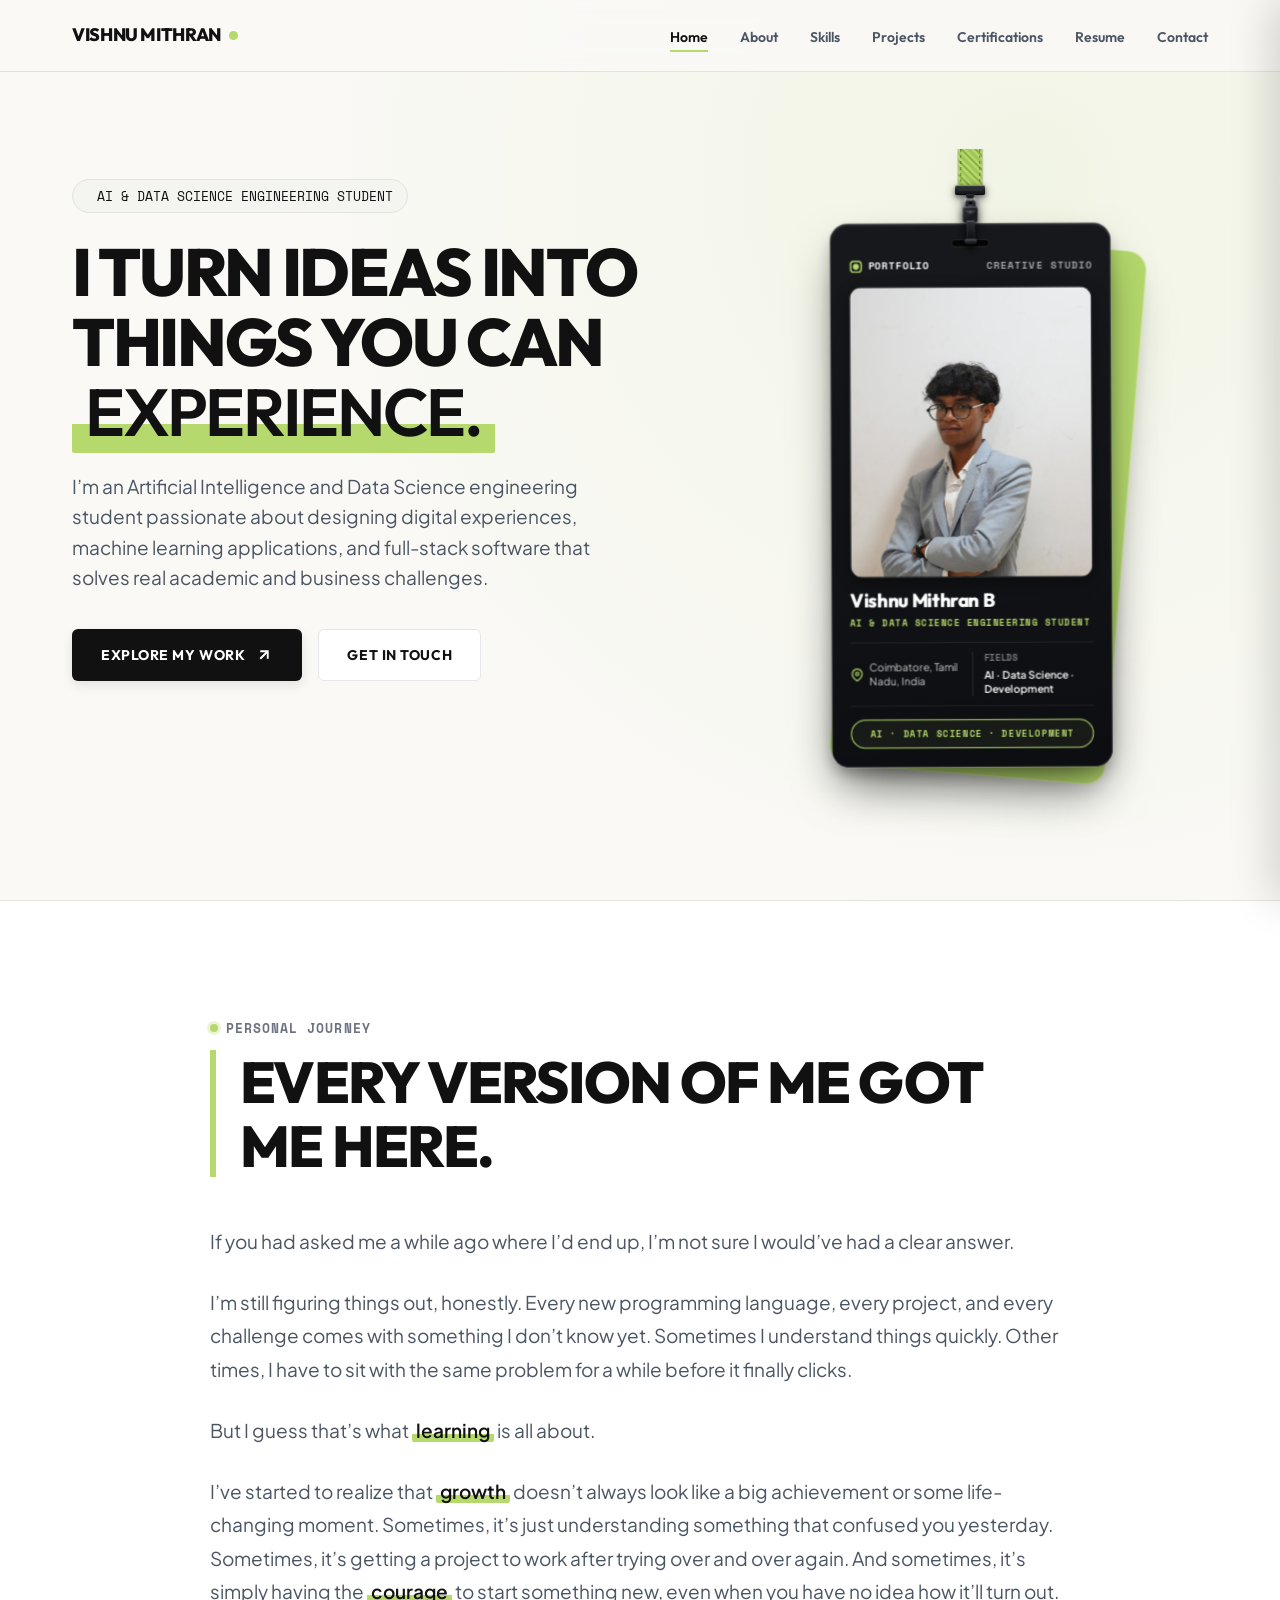
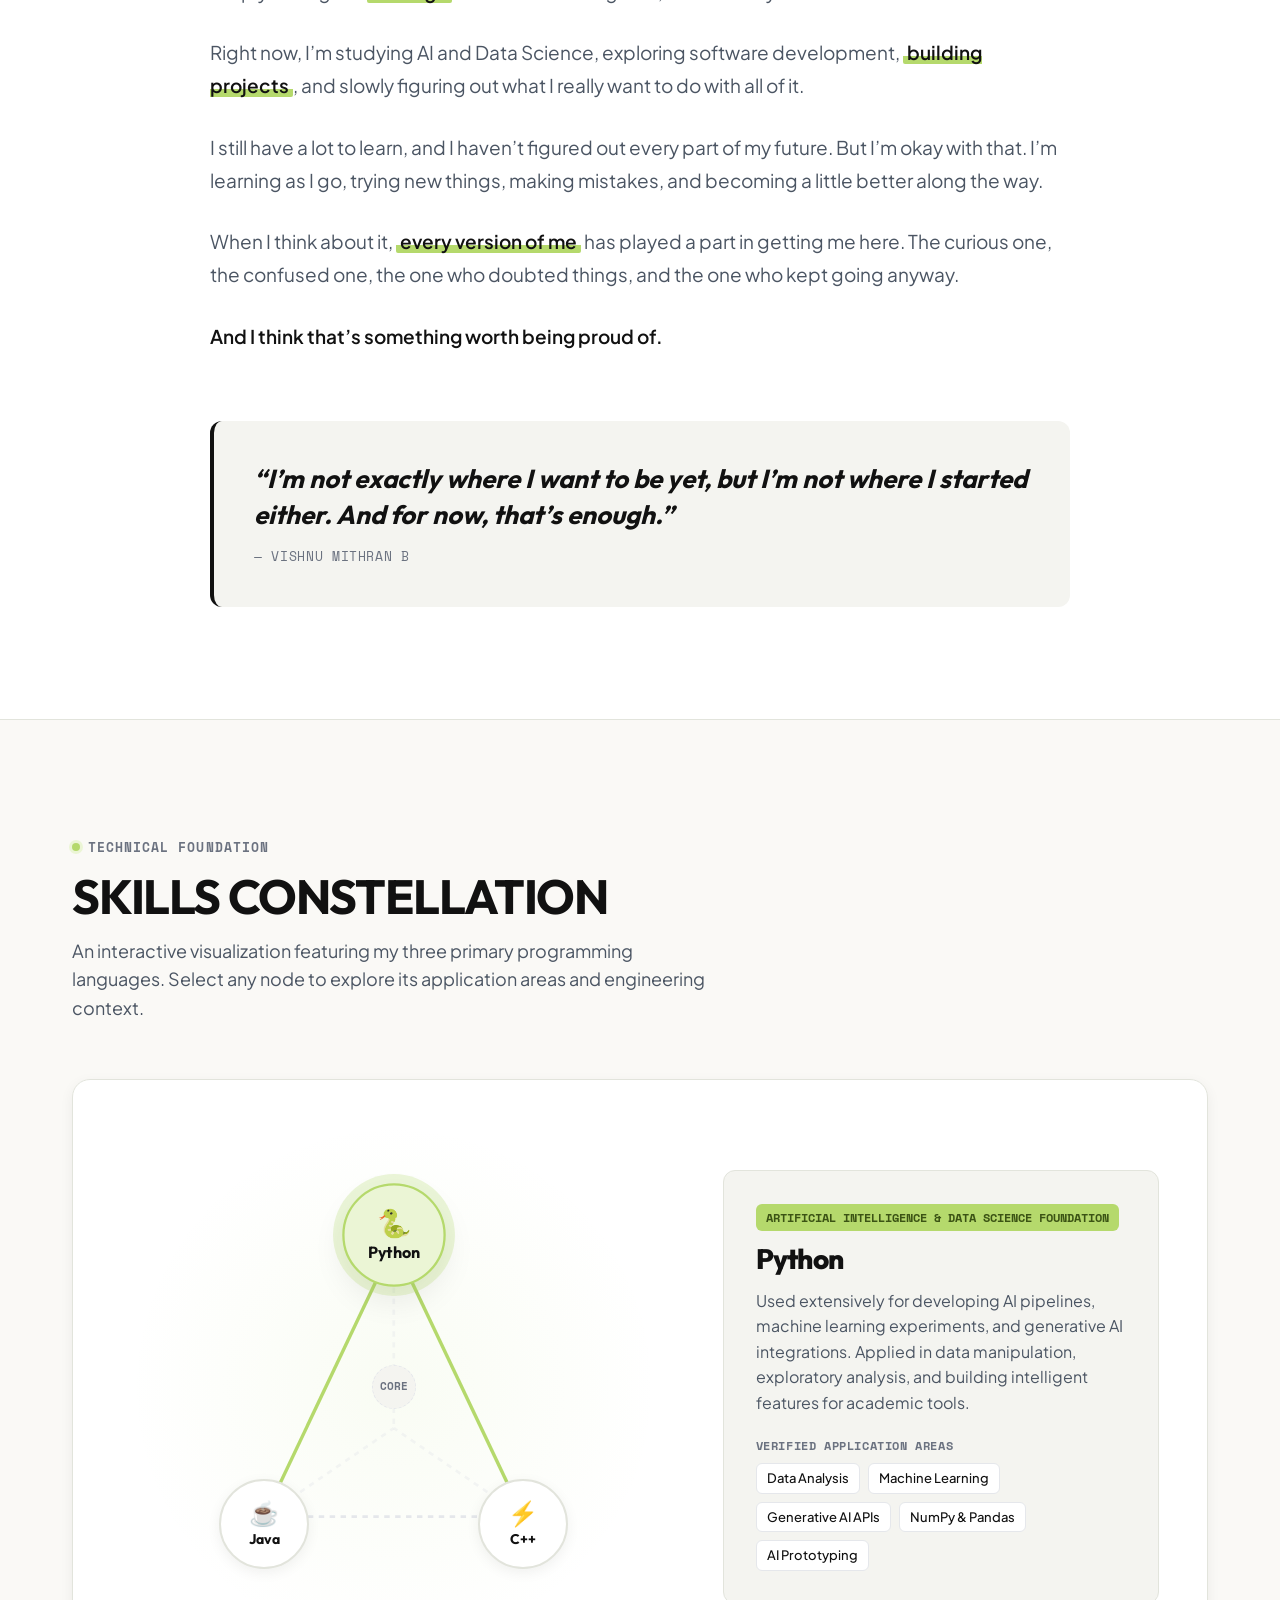
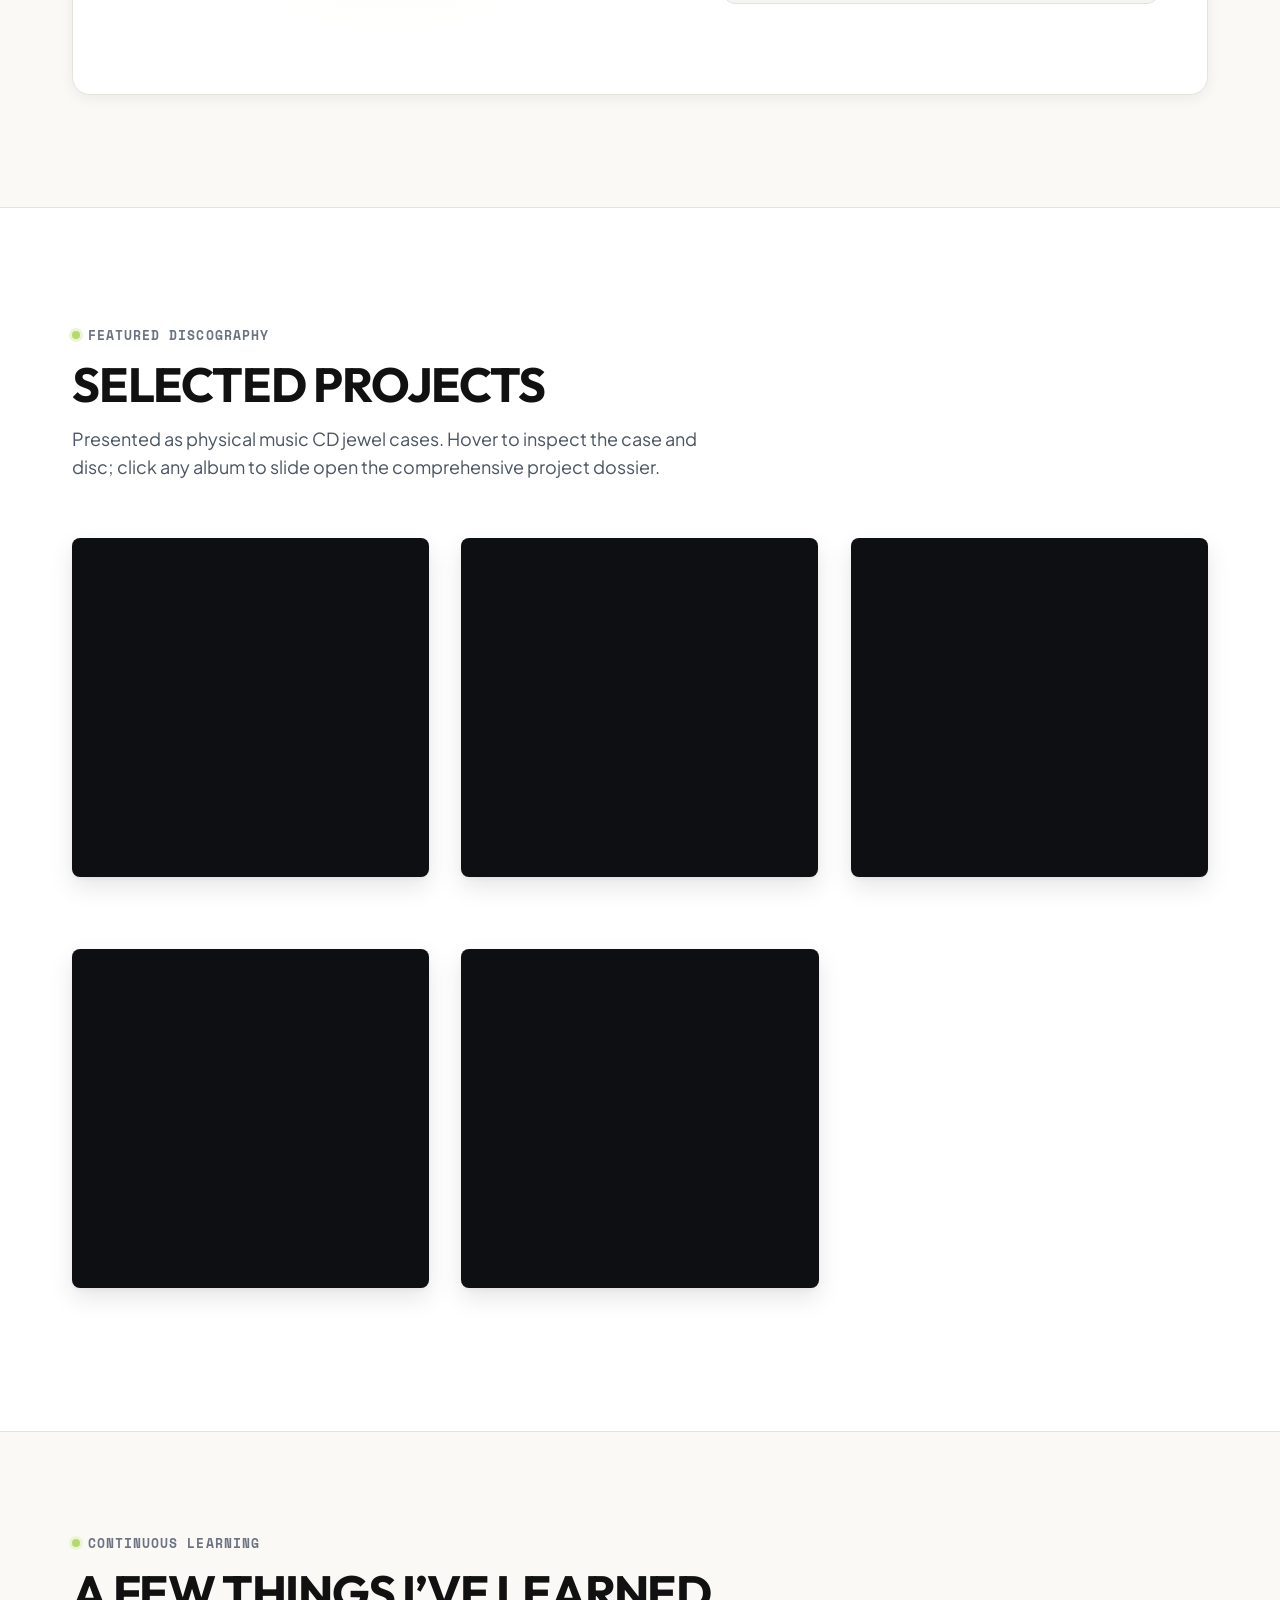
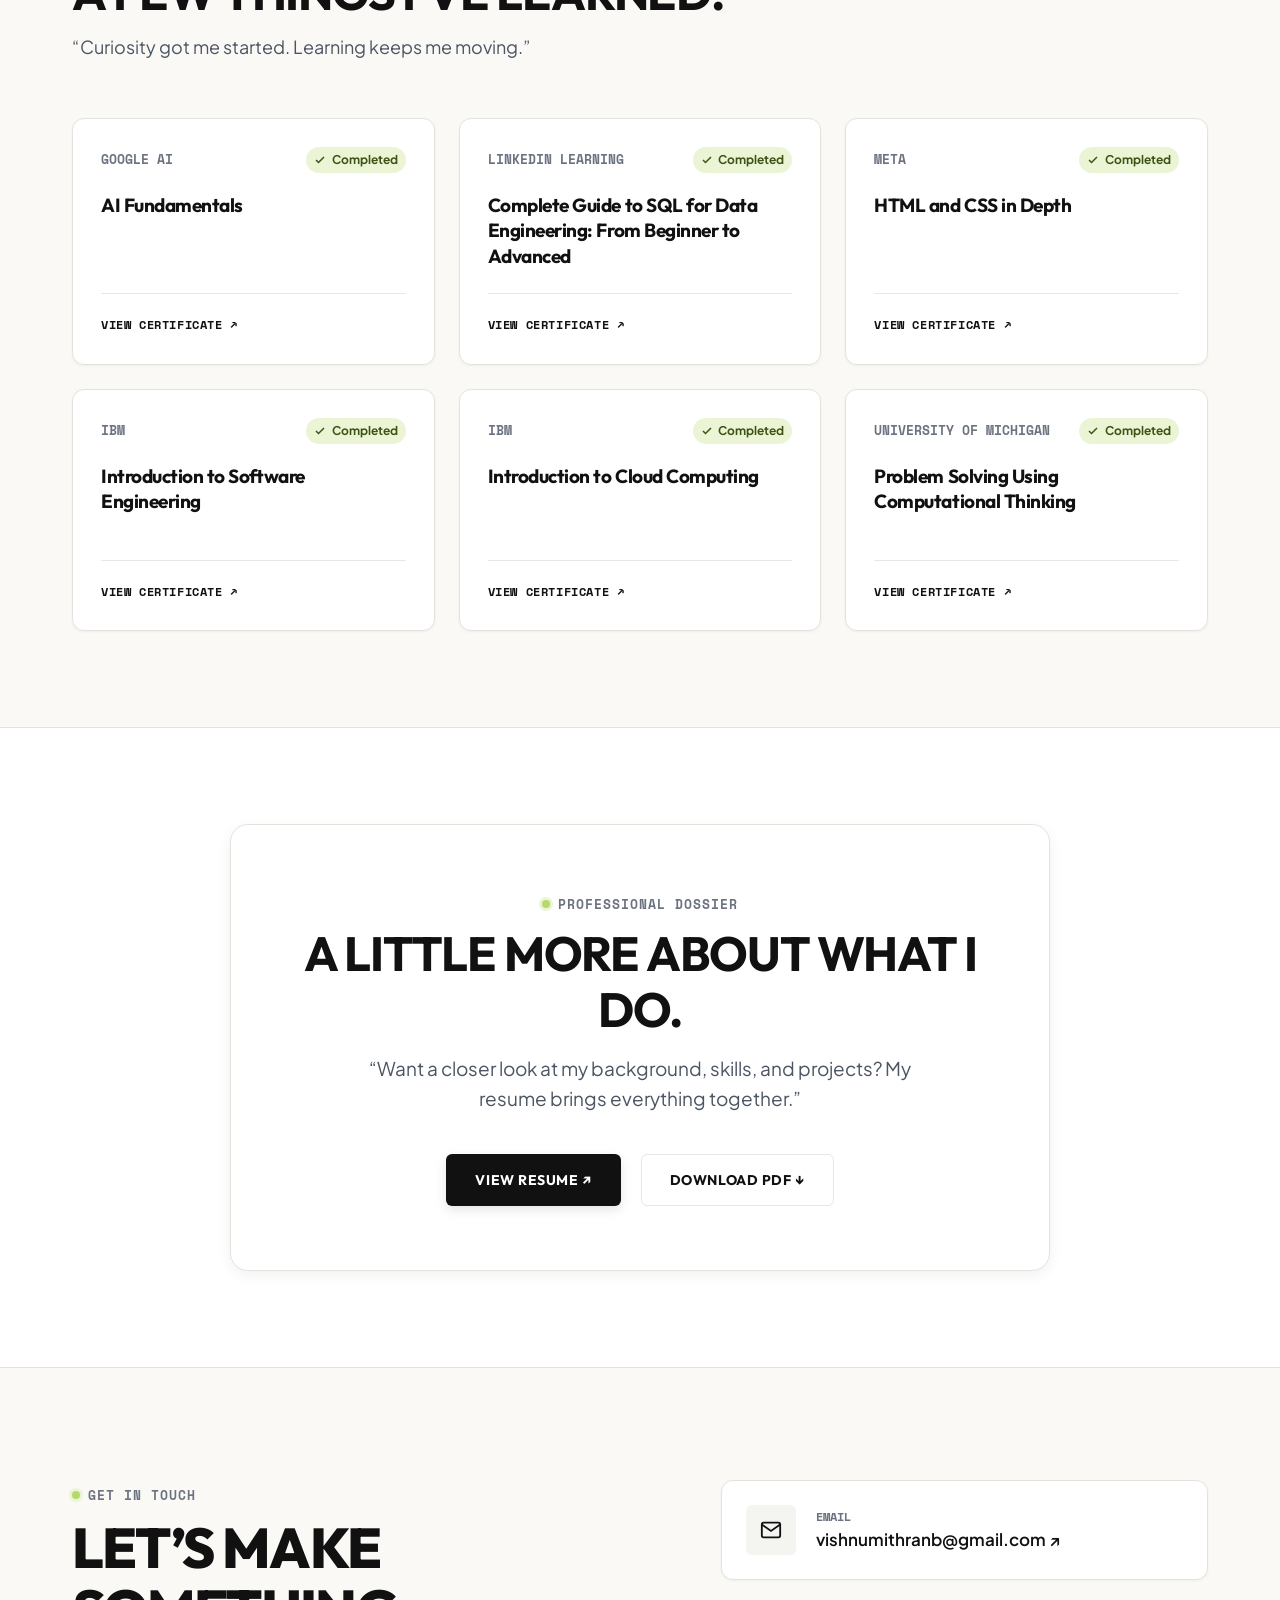
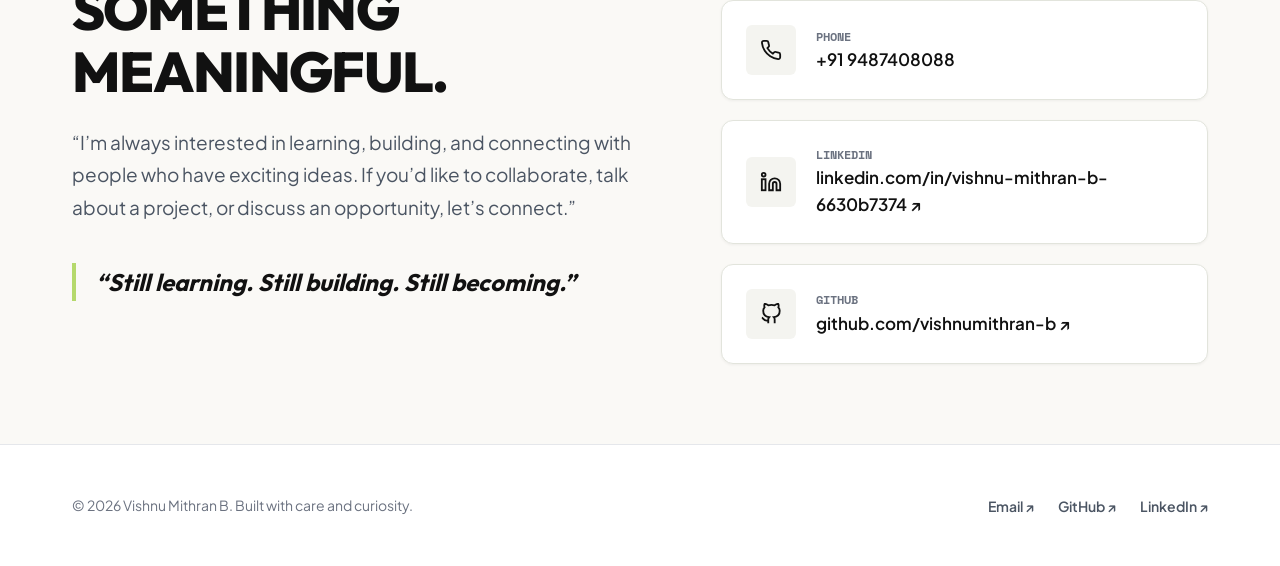
<file: MY_Portfolio/index.html>
<!DOCTYPE html>
<html lang="en">
<head>
  <meta charset="utf-8">
  <meta name="viewport" content="width=device-width, initial-scale=1.0">
  <title>Vishnu Mithran B — AI & Data Science Engineering Student</title>
  <meta name="description" content="Personal portfolio of Vishnu Mithran B, Artificial Intelligence & Data Science engineering student. Exploring software development, machine learning, and interactive web experiences.">
  <meta name="author" content="Vishnu Mithran B">

  <!-- Open Graph / Meta -->
  <meta property="og:title" content="Vishnu Mithran B — Portfolio">
  <meta property="og:description" content="I turn ideas into things you can experience. AI and Data Science engineering student portfolio.">
  <meta property="og:type" content="website">

  <!-- Favicon -->
  <link rel="icon" type="image/svg+xml" href="data:image/svg+xml,<svg xmlns='http://www.w3.org/2000/svg' viewBox='0 0 100 100'><circle cx='50' cy='50' r='45' fill='%23111111'/><circle cx='50' cy='50' r='18' fill='%23B5D96C'/></svg>">

  <!-- Core Stylesheet -->
  <link rel="stylesheet" href="css/style.css">
</head>
<body>

  <!-- Reading / Scroll Progress Bar -->
  <div class="scroll-progress-container" aria-hidden="true">
    <div class="scroll-progress-bar" id="scroll-progress"></div>
  </div>

  <!-- Site Navigation -->
  <header class="site-nav" role="banner">
    <div class="container nav-container">
      <a href="#hero" class="nav-brand" aria-label="Vishnu Mithran B Home">
        <span>VISHNU MITHRAN</span>
        <span class="brand-dot" aria-hidden="true"></span>
      </a>

      <!-- Desktop Nav Links -->
      <nav aria-label="Primary Navigation">
        <ul class="nav-links">
          <li><a href="#hero" class="nav-link active">Home</a></li>
          <li><a href="#about" class="nav-link">About</a></li>
          <li><a href="#skills" class="nav-link">Skills</a></li>
          <li><a href="#projects" class="nav-link">Projects</a></li>
          <li><a href="#certifications" class="nav-link">Certifications</a></li>
          <li><a href="#resume" class="nav-link">Resume</a></li>
          <li><a href="#contact" class="nav-link">Contact</a></li>
        </ul>
      </nav>

      <!-- Mobile Menu Toggle Button -->
      <button class="nav-toggle" id="nav-toggle" aria-label="Toggle navigation menu" aria-expanded="false" aria-controls="mobile-drawer">
        <svg width="22" height="22" viewBox="0 0 24 24" fill="none" stroke="currentColor" stroke-width="2">
          <line x1="3" y1="12" x2="21" y2="12"></line>
          <line x1="3" y1="6" x2="21" y2="6"></line>
          <line x1="3" y1="18" x2="21" y2="18"></line>
        </svg>
      </button>
    </div>
  </header>

  <!-- Mobile Drawer -->
  <div class="mobile-nav-drawer" id="mobile-drawer" role="navigation" aria-label="Mobile Navigation">
    <a href="#hero" class="mobile-nav-link">Home</a>
    <a href="#about" class="mobile-nav-link">About</a>
    <a href="#skills" class="mobile-nav-link">Skills</a>
    <a href="#projects" class="mobile-nav-link">Projects</a>
    <a href="#certifications" class="mobile-nav-link">Certifications</a>
    <a href="#resume" class="mobile-nav-link">Resume</a>
    <a href="#contact" class="mobile-nav-link">Contact</a>
  </div>

  <main id="main-content">
    <!-- =====================================================================
         HERO SECTION
         ===================================================================== -->
    <section class="hero-section" id="hero" aria-labelledby="hero-heading">
      <div class="container">
        <div class="hero-grid">
          <div class="hero-content">
            <div class="hero-badge">
              <span class="id-status-dot" aria-hidden="true"></span>
              <span>AI &amp; DATA SCIENCE ENGINEERING STUDENT</span>
            </div>

            <h1 class="hero-headline" id="hero-heading">
              I TURN IDEAS INTO THINGS YOU CAN <span class="accent-highlight">EXPERIENCE.</span>
            </h1>

            <p class="hero-intro">
              I’m an Artificial Intelligence and Data Science engineering student passionate about designing digital experiences, machine learning applications, and full-stack software that solves real academic and business challenges.
            </p>

            <div class="hero-actions">
              <a href="#projects" class="btn btn-primary" id="cta-explore">
                EXPLORE MY WORK
                <svg width="18" height="18" viewBox="0 0 24 24" fill="none" stroke="currentColor" stroke-width="2.5">
                  <line x1="7" y1="17" x2="17" y2="7"></line>
                  <polyline points="7 7 17 7 17 17"></polyline>
                </svg>
              </a>
              <a href="#contact" class="btn btn-secondary" id="cta-contact">
                GET IN TOUCH
              </a>
            </div>
          </div>

          <!-- Realistic Physical Hanging ID Badge Assembly (Interactive Desktop Charm) -->
          <div class="hero-card-container" id="hero-card-container">
            
            <!-- Dynamic Flexible Woven Rope (Curved SVG Canvas) -->
            <svg class="badge-rope-svg" id="badge-rope-svg" aria-hidden="true">
              <defs>
                <!-- Exact Lime-Green Diagonal Weave Texture -->
                <pattern id="lanyard-weave" width="10" height="10" patternUnits="userSpaceOnUse" patternTransform="rotate(45)">
                  <rect width="10" height="10" fill="#B5D96C" />
                  <line x1="0" y1="3" x2="10" y2="3" stroke="#9EC455" stroke-width="3" />
                  <line x1="0" y1="8" x2="10" y2="8" stroke="#8DAE42" stroke-width="2" />
                </pattern>
                <filter id="rope-drop-shadow" x="-30%" y="-30%" width="160%" height="160%">
                  <feDropShadow dx="0" dy="4" stdDeviation="3.5" flood-color="#000000" flood-opacity="0.18" />
                </filter>
              </defs>
              <!-- Drop Shadow Path -->
              <path id="rope-path-shadow" class="rope-path-shadow" fill="none" stroke="rgba(0,0,0,0.18)" stroke-width="26" stroke-linecap="butt" />
              <!-- Main Woven Strap Path -->
              <path id="rope-path-main" class="rope-path-main" fill="none" stroke="url(#lanyard-weave)" stroke-width="24" stroke-linecap="butt" />
              <!-- Left & Right Fabric Edge Stitches -->
              <path id="rope-stitch-left" class="rope-stitch-line" fill="none" stroke="rgba(35, 52, 12, 0.42)" stroke-width="1.2" stroke-dasharray="3,3" />
              <path id="rope-stitch-right" class="rope-stitch-line" fill="none" stroke="rgba(35, 52, 12, 0.42)" stroke-width="1.2" stroke-dasharray="3,3" />
            </svg>

            <!-- Draggable & Interactive Physical Hanging Badge Assembly -->
            <div class="badge-rig-assembly badge-hanging-assembly" id="badge-rig-assembly" role="region" aria-label="Interactive ID Badge Charm">
              
              <!-- Metallic Loop Connector & Split Ring -->
              <div class="badge-hardware-connector" id="badge-hardware-connector" aria-hidden="true">
                <div class="hardware-crimp">
                  <div class="crimp-seam"></div>
                </div>
                <div class="hardware-ring"></div>
              </div>

              <!-- Layered Cards Stack (Attached Clip + Backing Card + Main Card) -->
              <div class="badge-cards-stack" id="badge-cards-stack">
                
                <!-- Physical Black Badge Clip (Hooks directly into the card slot) -->
                <div class="badge-clip" aria-hidden="true">
                  <div class="clip-swivel"></div>
                  <div class="clip-body">
                    <div class="clip-spring"></div>
                  </div>
                  <div class="clip-hook"></div>
                </div>

                <!-- Lime Green Backing Card (Strictly Layered Behind) -->
                <div class="badge-backing-card" aria-hidden="true">
                  <div class="backing-symbol">
                    <svg width="110" height="110" viewBox="0 0 100 100" fill="none" stroke="currentColor" stroke-width="3">
                      <rect x="15" y="15" width="70" height="70" rx="18" />
                      <circle cx="50" cy="50" r="16" />
                      <line x1="50" y1="15" x2="50" y2="34" />
                      <line x1="50" y1="66" x2="50" y2="85" />
                      <line x1="15" y1="50" x2="34" y2="50" />
                      <line x1="66" y1="50" x2="85" y2="50" />
                    </svg>
                  </div>
                  <div class="backing-corner-code">VI·STUDIO</div>
                </div>

                <!-- Main Matte Black ID Card -->
                <div class="badge-main-card" id="profile-id-card">
                  <div class="card-sheen" aria-hidden="true"></div>

                  <!-- Punched Slot Hole for Clip Hook -->
                  <div class="badge-slot-hole" aria-hidden="true">
                    <div class="slot-cutout"></div>
                  </div>

                  <!-- Top Row: Portfolio Symbol + "PORTFOLIO" & "CREATIVE STUDIO" -->
                  <div class="badge-header-row">
                    <div class="badge-brand-group">
                      <svg class="badge-brand-icon" width="16" height="16" viewBox="0 0 24 24" fill="none" stroke="currentColor" stroke-width="2.5" aria-hidden="true">
                        <rect x="3" y="3" width="18" height="18" rx="5" />
                        <circle cx="12" cy="12" r="4" fill="currentColor" />
                      </svg>
                      <span class="badge-brand-title">PORTFOLIO</span>
                    </div>
                    <span class="badge-studio-label">CREATIVE STUDIO</span>
                  </div>

                  <!-- Main Photograph (Showing head, shoulders, torso, and crossed arms down to hands/wrists) -->
                  <div class="badge-photo-container">
                    <img src="assets/profile.jpg" alt="Portrait of Vishnu Mithran B wearing a light blue blazer with arms crossed" class="badge-photo" width="719" height="1080">
                  </div>

                  <!-- Identity Block Below Photograph -->
                  <div class="badge-identity-block">
                    <h2 class="badge-name">Vishnu Mithran B</h2>
                    <div class="badge-role">AI &amp; DATA SCIENCE ENGINEERING STUDENT</div>
                  </div>

                  <!-- Information Section with Vertical Divider -->
                  <div class="badge-info-columns">
                    <!-- Left Column: Location -->
                    <div class="badge-col badge-col-left">
                      <svg class="badge-col-icon" width="14" height="14" viewBox="0 0 24 24" fill="none" stroke="currentColor" stroke-width="2.2" aria-hidden="true">
                        <path d="M21 10c0 7-9 13-9 13s-9-6-9-13a9 9 0 0 1 18 0z"></path>
                        <circle cx="12" cy="10" r="3"></circle>
                      </svg>
                      <span class="badge-col-text">Coimbatore, Tamil Nadu, India</span>
                    </div>

                    <!-- Vertical Divider -->
                    <div class="badge-col-divider" aria-hidden="true"></div>

                    <!-- Right Column: Fields -->
                    <div class="badge-col badge-col-right">
                      <span class="badge-col-label">FIELDS</span>
                      <span class="badge-col-text">AI · Data Science · Development</span>
                    </div>
                  </div>

                  <!-- Bottom Rounded Outline Pill -->
                  <div class="badge-bottom-pill">
                    <span>AI · DATA SCIENCE · DEVELOPMENT</span>
                  </div>

                </div>
              </div>
            </div>
          </div>
        </div>
      </div>
    </section>

    <!-- =====================================================================
         ABOUT ME / PERSONAL JOURNEY
         ===================================================================== -->
    <section class="about-section" id="about" aria-labelledby="about-heading">
      <div class="container">
        <div class="about-editorial-layout scroll-reveal">
          <div class="section-label">PERSONAL JOURNEY</div>
          <h2 class="about-headline" id="about-heading">
            EVERY VERSION OF ME GOT ME HERE.
          </h2>

          <div class="about-story">
            <p class="story-paragraph scroll-reveal">
              If you had asked me a while ago where I’d end up, I’m not sure I would’ve had a clear answer.
            </p>

            <p class="story-paragraph scroll-reveal">
              I’m still figuring things out, honestly. Every new programming language, every project, and every challenge comes with something I don’t know yet. Sometimes I understand things quickly. Other times, I have to sit with the same problem for a while before it finally clicks.
            </p>

            <p class="story-paragraph scroll-reveal">
              But I guess that’s what <mark class="accent-highlight">learning</mark> is all about.
            </p>

            <p class="story-paragraph scroll-reveal">
              I’ve started to realize that <mark class="accent-highlight">growth</mark> doesn’t always look like a big achievement or some life-changing moment. Sometimes, it’s just understanding something that confused you yesterday. Sometimes, it’s getting a project to work after trying over and over again. And sometimes, it’s simply having the <mark class="accent-highlight">courage</mark> to start something new, even when you have no idea how it’ll turn out.
            </p>

            <p class="story-paragraph scroll-reveal">
              Right now, I’m studying AI and Data Science, exploring software development, <mark class="accent-highlight">building projects</mark>, and slowly figuring out what I really want to do with all of it.
            </p>

            <p class="story-paragraph scroll-reveal">
              I still have a lot to learn, and I haven’t figured out every part of my future. But I’m okay with that. I’m learning as I go, trying new things, making mistakes, and becoming a little better along the way.
            </p>

            <p class="story-paragraph scroll-reveal">
              When I think about it, <mark class="accent-highlight">every version of me</mark> has played a part in getting me here. The curious one, the confused one, the one who doubted things, and the one who kept going anyway.
            </p>

            <p class="story-paragraph scroll-reveal" style="font-weight: 600; color: var(--text-primary);">
              And I think that’s something worth being proud of.
            </p>

            <div class="story-quote-block scroll-reveal">
              <blockquote class="story-quote-text">
                “I’m not exactly where I want to be yet, but I’m not where I started either. And for now, that’s enough.”
              </blockquote>
              <div class="story-quote-author">— Vishnu Mithran B</div>
            </div>
          </div>
        </div>
      </div>
    </section>

    <!-- =====================================================================
         SKILLS CONSTELLATION
         ===================================================================== -->
    <section class="skills-section" id="skills" aria-labelledby="skills-heading">
      <div class="container">
        <div class="section-header scroll-reveal">
          <div class="section-label">TECHNICAL FOUNDATION</div>
          <h2 class="section-title" id="skills-heading">SKILLS CONSTELLATION</h2>
          <p class="section-subtitle">
            An interactive visualization featuring my three primary programming languages. Select any node to explore its application areas and engineering context.
          </p>
        </div>

        <div class="constellation-wrapper scroll-reveal" data-delay="1">
          <!-- Constellation Canvas -->
          <div class="constellation-canvas-area" role="region" aria-label="Interactive Language Constellation">
            <svg class="constellation-svg" viewBox="0 0 400 380" aria-hidden="true">
              <!-- Connecting lines forming balanced triangle -->
              <line x1="200" y1="85" x2="105" y2="285" class="constellation-line" data-connects="python java"></line>
              <line x1="200" y1="85" x2="295" y2="285" class="constellation-line" data-connects="python cpp"></line>
              <line x1="105" y1="285" x2="295" y2="285" class="constellation-line" data-connects="java cpp"></line>

              <!-- Central connection lines -->
              <line x1="200" y1="85" x2="200" y2="220" class="constellation-line" stroke-dasharray="2 3" opacity="0.4"></line>
              <line x1="105" y1="285" x2="200" y2="220" class="constellation-line" stroke-dasharray="2 3" opacity="0.4"></line>
              <line x1="295" y1="285" x2="200" y2="220" class="constellation-line" stroke-dasharray="2 3" opacity="0.4"></line>
            </svg>

            <!-- Center ambient hub -->
            <div class="constellation-center-hub" aria-hidden="true">CORE</div>

            <!-- Language Node 1: Python -->
            <button class="constellation-node node-python active" data-lang="python" role="tab" aria-selected="true" aria-controls="skills-info-card" tabindex="0">
              <span class="node-icon" aria-hidden="true">🐍</span>
              <span class="node-label">Python</span>
            </button>

            <!-- Language Node 2: Java -->
            <button class="constellation-node node-java" data-lang="java" role="tab" aria-selected="false" aria-controls="skills-info-card" tabindex="0">
              <span class="node-icon" aria-hidden="true">☕</span>
              <span class="node-label">Java</span>
            </button>

            <!-- Language Node 3: C++ -->
            <button class="constellation-node node-cpp" data-lang="cpp" role="tab" aria-selected="false" aria-controls="skills-info-card" tabindex="0">
              <span class="node-icon" aria-hidden="true">⚡</span>
              <span class="node-label">C++</span>
            </button>
          </div>

          <!-- Dynamic Info Panel -->
          <div class="constellation-info-panel">
            <div class="skills-info-card" id="skills-info-card" role="tabpanel" aria-live="polite">
              <!-- Dynamically populated via JS -->
            </div>
          </div>
        </div>
      </div>
    </section>

    <!-- =====================================================================
         SELECTED PROJECTS — CD ALBUM SHOWCASE
         ===================================================================== -->
    <section class="projects-section" id="projects" aria-labelledby="projects-heading">
      <div class="container">
        <div class="section-header scroll-reveal">
          <div class="section-label">FEATURED DISCOGRAPHY</div>
          <h2 class="section-title" id="projects-heading">SELECTED PROJECTS</h2>
          <p class="section-subtitle">
            Presented as physical music CD jewel cases. Hover to inspect the case and disc; click any album to slide open the comprehensive project dossier.
          </p>
        </div>

        <div class="projects-grid">
          <!-- CD Case 1: StudyEase AI -->
          <div class="cd-jewel-case-wrapper scroll-reveal" data-delay="1" data-project="studyease-ai" tabindex="0" role="button" aria-haspopup="dialog" aria-label="View project StudyEase AI">
            <div class="cd-jewel-case">
              <div class="cd-spine">
                <span class="cd-spine-text">STUDYEASE AI // VOL. 01</span>
              </div>
              <div class="cd-disc"></div>
              <div class="cd-plastic-casing"></div>

              <div class="cd-cover-art cover-theme-studyease">
                <div class="cover-studyease-graphic" aria-hidden="true"></div>
                <div class="album-top-header">
                  <span class="album-catalog-id">CAT #SE-01</span>
                  <span class="album-badge-stamp">AI COGNITIVE</span>
                </div>
                <div class="album-center-title">
                  <span class="album-genre">Cognitive Architecture</span>
                  <div class="album-title-text">StudyEase AI</div>
                </div>
                <div class="album-bottom-footer">
                  <div class="album-track-list">
                    <span>TRK 1 · TAXONOMY</span>
                    <span>TRK 2 · FLASHCARDS</span>
                    <span>TRK 3 · QUIZZES</span>
                  </div>
                  <span style="font-size:0.625rem; font-family:var(--font-mono); opacity:0.6;">2026</span>
                </div>
              </div>
            </div>
            <div class="cd-interactive-hint">
              <span>EXPLORE ALBUM</span>
              <svg width="14" height="14" viewBox="0 0 24 24" fill="none" stroke="currentColor" stroke-width="2.5">
                <polyline points="9 18 15 12 9 6"></polyline>
              </svg>
            </div>
          </div>

          <!-- CD Case 2: OpenJudge AI -->
          <div class="cd-jewel-case-wrapper scroll-reveal" data-delay="2" data-project="openjudge-ai" tabindex="0" role="button" aria-haspopup="dialog" aria-label="View project OpenJudge AI">
            <div class="cd-jewel-case">
              <div class="cd-spine">
                <span class="cd-spine-text">OPENJUDGE AI // EVAL</span>
              </div>
              <div class="cd-disc"></div>
              <div class="cd-plastic-casing"></div>

              <div class="cd-cover-art cover-theme-openjudge">
                <div class="album-top-header">
                  <span class="album-catalog-id">CAT #OJ-02</span>
                  <span class="album-badge-stamp">VERIFIED SCORE</span>
                </div>
                <div class="album-center-title">
                  <span class="album-genre">Hackathon Evaluation</span>
                  <div class="album-title-text">OpenJudge AI</div>
                </div>
                <div class="album-bottom-footer">
                  <div class="album-track-list">
                    <span>TRK 1 · CRITERIA</span>
                    <span>TRK 2 · LEADERBOARD</span>
                  </div>
                  <span style="font-size:0.625rem; font-family:var(--font-mono); opacity:0.6;">2026</span>
                </div>
              </div>
            </div>
            <div class="cd-interactive-hint">
              <span>EXPLORE ALBUM</span>
              <svg width="14" height="14" viewBox="0 0 24 24" fill="none" stroke="currentColor" stroke-width="2.5">
                <polyline points="9 18 15 12 9 6"></polyline>
              </svg>
            </div>
          </div>

          <!-- CD Case 3: AuraSlot -->
          <div class="cd-jewel-case-wrapper scroll-reveal" data-delay="3" data-project="auraslot" tabindex="0" role="button" aria-haspopup="dialog" aria-label="View project AuraSlot">
            <div class="cd-jewel-case">
              <div class="cd-spine">
                <span class="cd-spine-text">AURASLOT // GLASSTECH</span>
              </div>
              <div class="cd-disc"></div>
              <div class="cd-plastic-casing"></div>

              <div class="cd-cover-art cover-theme-auraslot">
                <div class="album-top-header">
                  <span class="album-catalog-id">CAT #AS-03</span>
                  <span class="album-badge-stamp">NEON NIGHT</span>
                </div>
                <div class="album-center-title">
                  <span class="album-genre">Appointment Engine</span>
                  <div class="album-title-text">AuraSlot</div>
                </div>
                <div class="album-bottom-footer">
                  <div class="album-track-list">
                    <span>TRK 1 · SLOTS</span>
                    <span>TRK 2 · DASHBOARD</span>
                  </div>
                  <span style="font-size:0.625rem; font-family:var(--font-mono); opacity:0.6;">2026</span>
                </div>
              </div>
            </div>
            <div class="cd-interactive-hint">
              <span>EXPLORE ALBUM</span>
              <svg width="14" height="14" viewBox="0 0 24 24" fill="none" stroke="currentColor" stroke-width="2.5">
                <polyline points="9 18 15 12 9 6"></polyline>
              </svg>
            </div>
          </div>

          <!-- CD Case 4: Internship-FINDER -->
          <div class="cd-jewel-case-wrapper scroll-reveal" data-delay="4" data-project="internship-finder" tabindex="0" role="button" aria-haspopup="dialog" aria-label="View project Internship-FINDER">
            <div class="cd-jewel-case">
              <div class="cd-spine">
                <span class="cd-spine-text">GLOBAL INTERNSHIP // ATLAS</span>
              </div>
              <div class="cd-disc"></div>
              <div class="cd-plastic-casing"></div>

              <div class="cd-cover-art cover-theme-internship">
                <div class="album-top-header">
                  <span class="album-catalog-id">CAT #IF-04</span>
                  <span class="album-badge-stamp">WORLDWIDE</span>
                </div>
                <div class="album-center-title">
                  <span class="album-genre">Career Discovery</span>
                  <div class="album-title-text">Internship FINDER</div>
                </div>
                <div class="album-bottom-footer">
                  <div class="album-track-list">
                    <span>TRK 1 · ATLAS</span>
                    <span>TRK 2 · ELIGIBILITY</span>
                  </div>
                  <span style="font-size:0.625rem; font-family:var(--font-mono); opacity:0.6;">2026</span>
                </div>
              </div>
            </div>
            <div class="cd-interactive-hint">
              <span>EXPLORE ALBUM</span>
              <svg width="14" height="14" viewBox="0 0 24 24" fill="none" stroke="currentColor" stroke-width="2.5">
                <polyline points="9 18 15 12 9 6"></polyline>
              </svg>
            </div>
          </div>

          <!-- CD Case 5: Interest-Explorer -->
          <div class="cd-jewel-case-wrapper" data-project="interest-explorer" tabindex="0" role="button" aria-haspopup="dialog" aria-label="View project Interest-Explorer">
            <div class="cd-jewel-case">
              <div class="cd-spine">
                <span class="cd-spine-text">INTEREST EXPLORER // EXP</span>
              </div>
              <div class="cd-disc"></div>
              <div class="cd-plastic-casing"></div>

              <div class="cd-cover-art cover-theme-interest">
                <div class="album-top-header">
                  <span class="album-catalog-id">CAT #IE-05</span>
                  <span class="album-badge-stamp">COMPOUND MATH</span>
                </div>
                <div class="album-center-title">
                  <span class="album-genre">Financial Modeling</span>
                  <div class="album-title-text">Interest Explorer</div>
                </div>
                <div class="album-bottom-footer">
                  <div class="album-track-list">
                    <span>TRK 1 · SLIDERS</span>
                    <span>TRK 2 · GROWTH CURVE</span>
                  </div>
                  <span style="font-size:0.625rem; font-family:var(--font-mono); opacity:0.6;">2026</span>
                </div>
              </div>
            </div>
            <div class="cd-interactive-hint">
              <span>EXPLORE ALBUM</span>
              <svg width="14" height="14" viewBox="0 0 24 24" fill="none" stroke="currentColor" stroke-width="2.5">
                <polyline points="9 18 15 12 9 6"></polyline>
              </svg>
            </div>
          </div>
        </div>
      </div>
    </section>

    <!-- Project Details Slide-In Drawer & Backdrop -->
    <div class="project-drawer-backdrop" id="project-drawer-backdrop" aria-hidden="true"></div>
    <aside class="project-drawer" id="project-drawer" role="dialog" aria-modal="true" aria-labelledby="drawer-project-title">
      <div class="drawer-header">
        <span class="drawer-tag" id="drawer-tag-badge">PROJECT ARCHIVE</span>
        <button class="drawer-close-btn" id="drawer-close-btn" aria-label="Close project details drawer">✕</button>
      </div>

      <div class="drawer-body" id="drawer-dynamic-content">
        <!-- Dynamically injected via JS -->
      </div>

      <div class="drawer-footer" id="drawer-footer-actions">
        <!-- Injected via JS -->
      </div>
    </aside>

    <!-- =====================================================================
         SELECTED CERTIFICATIONS
         ===================================================================== -->
    <section class="certifications-section" id="certifications" aria-labelledby="certifications-heading">
      <div class="container">
        <div class="section-header scroll-reveal">
          <div class="section-label">CONTINUOUS LEARNING</div>
          <h2 class="section-title" id="certifications-heading">A FEW THINGS I’VE LEARNED.</h2>
          <p class="section-subtitle">
            “Curiosity got me started. Learning keeps me moving.”
          </p>
        </div>

        <div class="certifications-grid scroll-reveal" data-delay="1">
          <!-- Cert 1: Google AI — AI Fundamentals -->
          <article class="cert-card">
            <div class="cert-top">
              <span class="cert-provider">GOOGLE AI</span>
              <span class="cert-status">
                <svg width="12" height="12" viewBox="0 0 24 24" fill="none" stroke="currentColor" stroke-width="3" aria-hidden="true">
                  <polyline points="20 6 9 17 4 12"></polyline>
                </svg>
                Completed
              </span>
            </div>
            <h3 class="cert-title">AI Fundamentals</h3>
            <div class="cert-action">
              <a href="assets/certificates/Coursera SU0KJ7VL3KN9.pdf" target="_blank" rel="noopener noreferrer" class="btn-cert-view" aria-label="Open AI Fundamentals certificate PDF in a new tab">
                VIEW CERTIFICATE ↗
              </a>
            </div>
          </article>

          <!-- Cert 2: LinkedIn Learning — Complete Guide to SQL for Data Engineering: From Beginner to Advanced -->
          <article class="cert-card">
            <div class="cert-top">
              <span class="cert-provider">LINKEDIN LEARNING</span>
              <span class="cert-status">
                <svg width="12" height="12" viewBox="0 0 24 24" fill="none" stroke="currentColor" stroke-width="3" aria-hidden="true">
                  <polyline points="20 6 9 17 4 12"></polyline>
                </svg>
                Completed
              </span>
            </div>
            <h3 class="cert-title">Complete Guide to SQL for Data Engineering: From Beginner to Advanced</h3>
            <div class="cert-action">
              <a href="assets/certificates/CertificateOfCompletion_Complete Guide to SQL for Data Engineering from Beginner to Advanced.pdf" target="_blank" rel="noopener noreferrer" class="btn-cert-view" aria-label="Open Complete Guide to SQL for Data Engineering certificate PDF in a new tab">
                VIEW CERTIFICATE ↗
              </a>
            </div>
          </article>

          <!-- Cert 3: Meta — HTML and CSS in Depth -->
          <article class="cert-card">
            <div class="cert-top">
              <span class="cert-provider">META</span>
              <span class="cert-status">
                <svg width="12" height="12" viewBox="0 0 24 24" fill="none" stroke="currentColor" stroke-width="3" aria-hidden="true">
                  <polyline points="20 6 9 17 4 12"></polyline>
                </svg>
                Completed
              </span>
            </div>
            <h3 class="cert-title">HTML and CSS in Depth</h3>
            <div class="cert-action">
              <a href="assets/certificates/META certificate.pdf" target="_blank" rel="noopener noreferrer" class="btn-cert-view" aria-label="Open HTML and CSS in Depth certificate PDF in a new tab">
                VIEW CERTIFICATE ↗
              </a>
            </div>
          </article>

          <!-- Cert 4: IBM — Introduction to Software Engineering -->
          <article class="cert-card">
            <div class="cert-top">
              <span class="cert-provider">IBM</span>
              <span class="cert-status">
                <svg width="12" height="12" viewBox="0 0 24 24" fill="none" stroke="currentColor" stroke-width="3" aria-hidden="true">
                  <polyline points="20 6 9 17 4 12"></polyline>
                </svg>
                Completed
              </span>
            </div>
            <h3 class="cert-title">Introduction to Software Engineering</h3>
            <div class="cert-action">
              <a href="assets/certificates/Coursera A4OBXEIA3BUD(1).pdf" target="_blank" rel="noopener noreferrer" class="btn-cert-view" aria-label="Open Introduction to Software Engineering certificate PDF in a new tab">
                VIEW CERTIFICATE ↗
              </a>
            </div>
          </article>

          <!-- Cert 5: IBM — Introduction to Cloud Computing -->
          <article class="cert-card">
            <div class="cert-top">
              <span class="cert-provider">IBM</span>
              <span class="cert-status">
                <svg width="12" height="12" viewBox="0 0 24 24" fill="none" stroke="currentColor" stroke-width="3" aria-hidden="true">
                  <polyline points="20 6 9 17 4 12"></polyline>
                </svg>
                Completed
              </span>
            </div>
            <h3 class="cert-title">Introduction to Cloud Computing</h3>
            <div class="cert-action">
              <a href="assets/certificates/Coursera 1J59HXO5HDOA(2).pdf" target="_blank" rel="noopener noreferrer" class="btn-cert-view" aria-label="Open Introduction to Cloud Computing certificate PDF in a new tab">
                VIEW CERTIFICATE ↗
              </a>
            </div>
          </article>

          <!-- Cert 6: University of Michigan — Problem Solving Using Computational Thinking -->
          <article class="cert-card">
            <div class="cert-top">
              <span class="cert-provider">UNIVERSITY OF MICHIGAN</span>
              <span class="cert-status">
                <svg width="12" height="12" viewBox="0 0 24 24" fill="none" stroke="currentColor" stroke-width="3" aria-hidden="true">
                  <polyline points="20 6 9 17 4 12"></polyline>
                </svg>
                Completed
              </span>
            </div>
            <h3 class="cert-title">Problem Solving Using Computational Thinking</h3>
            <div class="cert-action">
              <a href="assets/certificates/Michigan certi.pdf" target="_blank" rel="noopener noreferrer" class="btn-cert-view" aria-label="Open Problem Solving Using Computational Thinking certificate PDF in a new tab">
                VIEW CERTIFICATE ↗
              </a>
            </div>
          </article>
        </div>
      </div>
    </section>

    <!-- =====================================================================
         RESUME SECTION
         ===================================================================== -->
    <section class="resume-section" id="resume" aria-labelledby="resume-heading">
      <div class="container">
        <div class="resume-card scroll-reveal">
          <div class="section-label" style="justify-content:center;">PROFESSIONAL DOSSIER</div>
          <h2 class="section-title" id="resume-heading">A LITTLE MORE ABOUT WHAT I DO.</h2>
          <p class="resume-supporting-text">
            “Want a closer look at my background, skills, and projects? My resume brings everything together.”
          </p>

          <div class="resume-actions">
            <button class="btn btn-primary" id="btn-view-resume">
              VIEW RESUME ↗
            </button>
            <a href="/Vishnu_Mithran_B_Resume_No_Watermark.pdf" download="Vishnu_Mithran_B_Resume.pdf" class="btn btn-secondary">
              DOWNLOAD PDF ↓
            </a>
          </div>
        </div>
      </div>
    </section>

    <!-- =====================================================================
         CONTACT SECTION
         ===================================================================== -->
    <section class="contact-section" id="contact" aria-labelledby="contact-heading">
      <div class="container">
        <div class="contact-layout">
          <div class="contact-text-column scroll-reveal">
            <div class="section-label">GET IN TOUCH</div>
            <h2 class="contact-headline" id="contact-heading">
              LET’S MAKE SOMETHING MEANINGFUL.
            </h2>
            <p class="contact-supporting">
              “I’m always interested in learning, building, and connecting with people who have exciting ideas. If you’d like to collaborate, talk about a project, or discuss an opportunity, let’s connect.”
            </p>

            <div class="contact-quote-motto">
              “Still learning. Still building. Still becoming.”
            </div>
          </div>

          <div class="contact-cards-list scroll-reveal" data-delay="1">
            <!-- Email -->
            <a href="https://mail.google.com/mail/?view=cm&fs=1&to=vishnumithranb@gmail.com" target="_blank" rel="noopener noreferrer" class="contact-method-card" aria-label="Send email to vishnumithranb@gmail.com via Gmail">
              <div class="contact-icon-box" aria-hidden="true">
                <svg width="22" height="22" viewBox="0 0 24 24" fill="none" stroke="currentColor" stroke-width="2">
                  <path d="M4 4h16c1.1 0 2 .9 2 2v12c0 1.1-.9 2-2 2H4c-1.1 0-2-.9-2-2V6c0-1.1.9-2 2-2z"></path>
                  <polyline points="22,6 12,13 2,6"></polyline>
                </svg>
              </div>
              <div class="contact-method-info">
                <span class="contact-method-label">Email</span>
                <span class="contact-method-value">vishnumithranb@gmail.com ↗</span>
              </div>
            </a>

            <!-- Phone -->
            <a href="tel:+919487408088" class="contact-method-card" aria-label="Call Vishnu Mithran at +91 9487408088">
              <div class="contact-icon-box" aria-hidden="true">
                <svg width="22" height="22" viewBox="0 0 24 24" fill="none" stroke="currentColor" stroke-width="2">
                  <path d="M22 16.92v3a2 2 0 0 1-2.18 2 19.79 19.79 0 0 1-8.63-3.07 19.5 19.5 0 0 1-6-6 19.79 19.79 0 0 1-3.07-8.67A2 2 0 0 1 4.11 2h3a2 2 0 0 1 2 1.72 12.84 12.84 0 0 0 .7 2.81 2 2 0 0 1-.45 2.11L8.09 9.91a16 16 0 0 0 6 6l1.27-1.27a2 2 0 0 1 2.11-.45 12.84 12.84 0 0 0 2.81.7A2 2 0 0 1 22 16.92z"></path>
                </svg>
              </div>
              <div class="contact-method-info">
                <span class="contact-method-label">Phone</span>
                <span class="contact-method-value">+91 9487408088</span>
              </div>
            </a>

            <!-- LinkedIn -->
            <a href="https://www.linkedin.com/in/vishnu-mithran-b-6630b7374" target="_blank" rel="noopener noreferrer" class="contact-method-card" aria-label="Visit Vishnu Mithran's LinkedIn Profile">
              <div class="contact-icon-box" aria-hidden="true">
                <svg width="22" height="22" viewBox="0 0 24 24" fill="none" stroke="currentColor" stroke-width="2">
                  <path d="M16 8a6 6 0 0 1 6 6v7h-4v-7a2 2 0 0 0-2-2 2 2 0 0 0-2 2v7h-4v-7a6 6 0 0 1 6-6z"></path>
                  <rect x="2" y="9" width="4" height="12"></rect>
                  <circle cx="4" cy="4" r="2"></circle>
                </svg>
              </div>
              <div class="contact-method-info">
                <span class="contact-method-label">LinkedIn</span>
                <span class="contact-method-value">linkedin.com/in/vishnu-mithran-b-6630b7374 ↗</span>
              </div>
            </a>

            <!-- GitHub -->
            <a href="https://github.com/vishnumithran-b" target="_blank" rel="noopener noreferrer" class="contact-method-card" aria-label="Visit Vishnu Mithran's GitHub Profile">
              <div class="contact-icon-box" aria-hidden="true">
                <svg width="22" height="22" viewBox="0 0 24 24" fill="none" stroke="currentColor" stroke-width="2">
                  <path d="M9 19c-5 1.5-5-2.5-7-3m14 6v-3.87a3.37 3.37 0 0 0-.94-2.61c3.14-.35 6.44-1.54 6.44-7A5.44 5.44 0 0 0 20 4.77 5.07 5.07 0 0 0 19.91 1S18.73.65 16 2.48a13.38 13.38 0 0 0-7 0C6.27.65 5.09 1 5.09 1A5.07 5.07 0 0 0 5 4.77a5.44 5.44 0 0 0-1.5 3.78c0 5.42 3.3 6.61 6.44 7A3.37 3.37 0 0 0 9 18.13V22"></path>
                </svg>
              </div>
              <div class="contact-method-info">
                <span class="contact-method-label">GitHub</span>
                <span class="contact-method-value">github.com/vishnumithran-b ↗</span>
              </div>
            </a>
          </div>
        </div>
      </div>
    </section>
  </main>

  <!-- Site Footer -->
  <footer class="site-footer" role="contentinfo">
    <div class="container footer-container">
      <div class="footer-copy">
        © <span id="current-year">2026</span> Vishnu Mithran B. Built with care and curiosity.
      </div>
      <ul class="footer-social-links">
        <li><a href="https://mail.google.com/mail/?view=cm&fs=1&to=vishnumithranb@gmail.com" target="_blank" rel="noopener noreferrer" class="footer-social-link">Email ↗</a></li>
        <li><a href="https://github.com/vishnumithran-b" target="_blank" rel="noopener noreferrer" class="footer-social-link">GitHub ↗</a></li>
        <li><a href="https://www.linkedin.com/in/vishnu-mithran-b-6630b7374" target="_blank" rel="noopener noreferrer" class="footer-social-link">LinkedIn ↗</a></li>
      </ul>
    </div>
  </footer>

  <!-- =====================================================================
       ACCESSIBLE MODAL VIEWERS (HTML5 <dialog>)
       ===================================================================== -->
  <!-- Resume Modal -->
  <dialog id="resume-modal" class="native-modal" aria-labelledby="resume-modal-title" data-lenis-prevent>
    <div class="modal-content-wrapper" data-lenis-prevent>
      <div class="modal-header">
        <h3 class="modal-title" id="resume-modal-title">Vishnu Mithran B — Resume</h3>
        <button class="modal-close-btn" id="close-resume-modal" aria-label="Close resume viewer">✕</button>
      </div>
      <div class="modal-body" data-lenis-prevent>
        <iframe src="assets/Vishnumithran_B_Resume.pdf" class="modal-iframe" title="Vishnu Mithran B Resume Document"></iframe>
      </div>
    </div>
  </dialog>

  <!-- Certificate Viewer Modal -->
  <dialog id="cert-modal" class="native-modal" aria-labelledby="cert-modal-title" data-lenis-prevent>
    <div class="modal-content-wrapper" data-lenis-prevent>
      <div class="modal-header">
        <h3 class="modal-title" id="cert-modal-title">Certificate</h3>
        <button class="modal-close-btn" id="close-cert-modal" aria-label="Close certificate viewer">✕</button>
      </div>
      <div class="modal-body" data-lenis-prevent>
        <iframe id="cert-iframe" src="" class="modal-iframe" title="Certificate Document"></iframe>
      </div>
    </div>
  </dialog>

  <!-- Smooth Scrolling & Core JavaScript -->
  <script src="js/lenis.min.js"></script>
  <script src="js/main.js"></script>
</body>
</html>
</file>
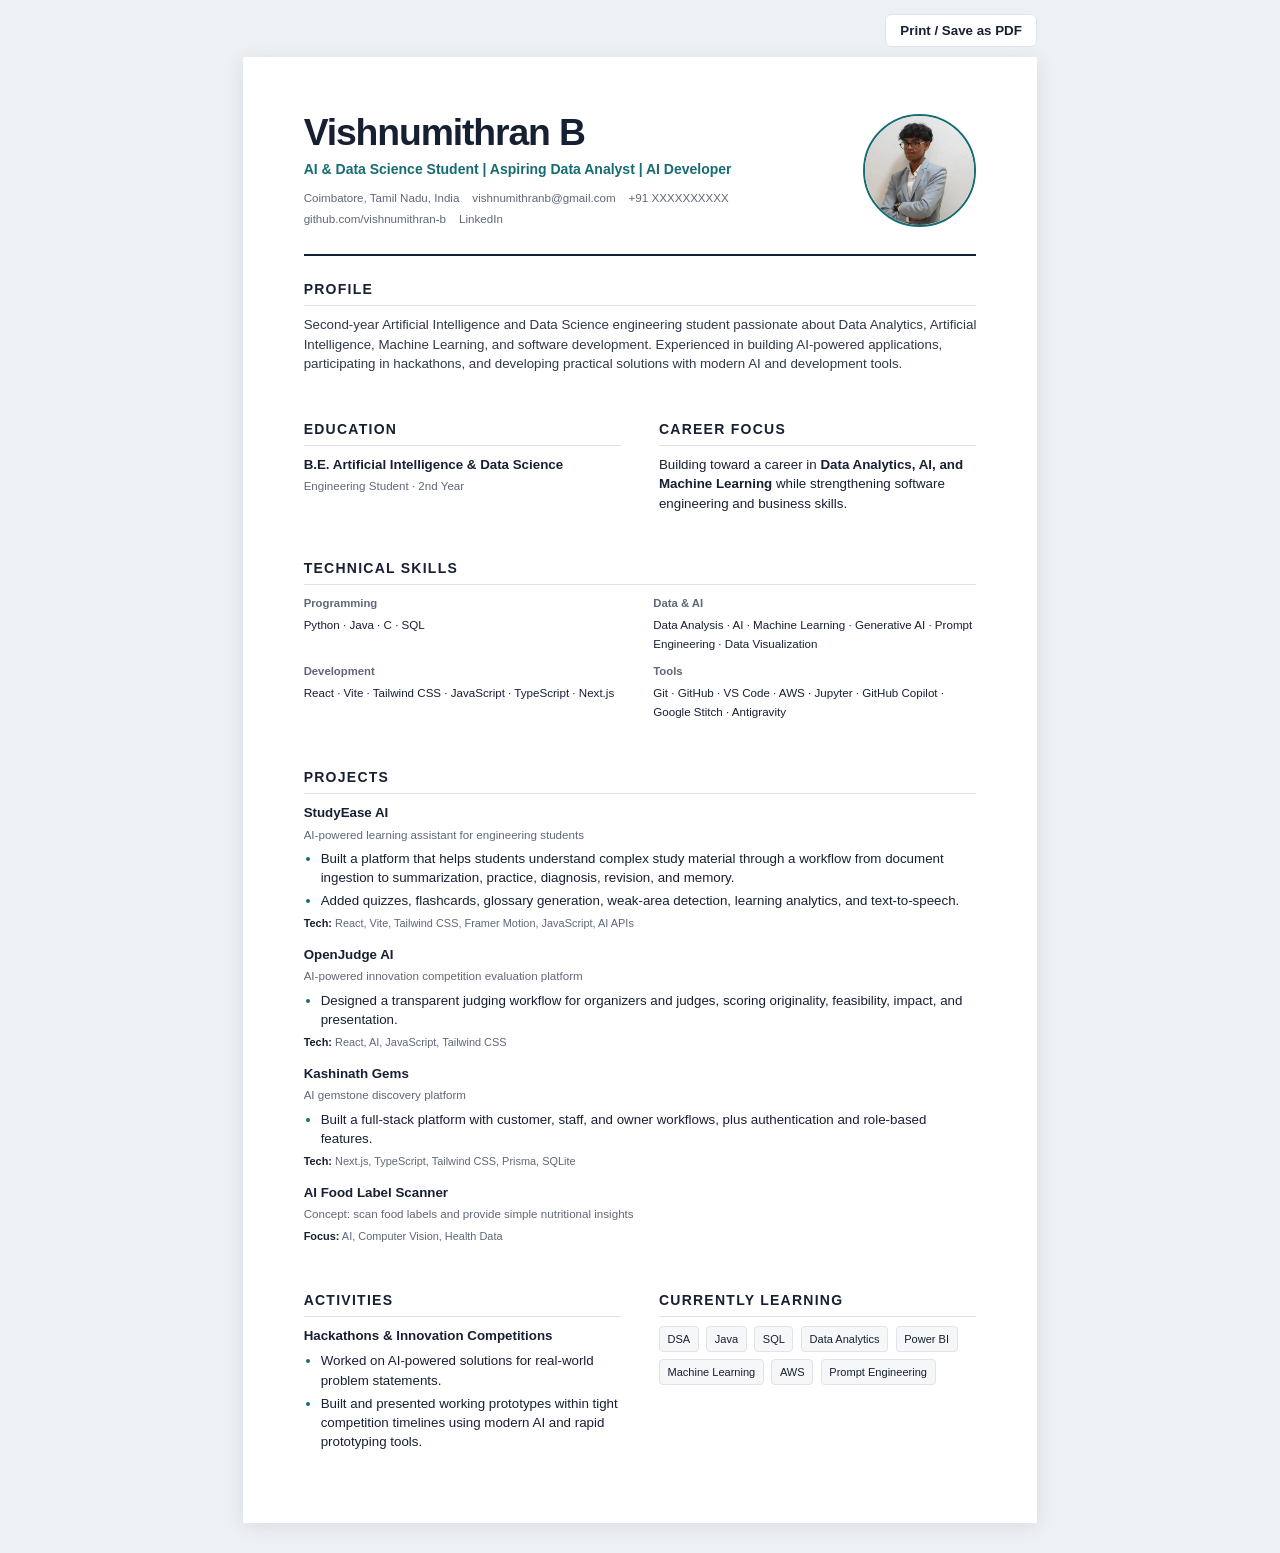
<file: MY_Portfolio/index.resume-backup.html>
<!DOCTYPE html>
<html lang="en">
<head>
<meta charset="utf-8">
<meta name="viewport" content="width=device-width, initial-scale=1">
<title>Vishnumithran B – Resume</title>
<style>
:root{
  --ink:#172033;
  --muted:#5f6878;
  --accent:#176b73;
  --line:#dfe4ea;
  --soft:#f5f7f9;
}
*{box-sizing:border-box}
html,body{margin:0;padding:0;background:#eef1f4;color:var(--ink)}
body{font:10pt/1.45 Arial,Helvetica,sans-serif}
.toolbar{width:210mm;margin:14px auto 10px;text-align:right}
.toolbar button{border:1px solid var(--line);background:#fff;color:var(--ink);border-radius:6px;padding:8px 14px;font-weight:600;cursor:pointer}
.toolbar button:hover{border-color:var(--accent);color:var(--accent)}
.sheet{
  width:210mm;min-height:297mm;margin:0 auto 30px;background:#fff;
  padding:15mm 16mm 13mm;
  box-shadow:0 3px 18px rgba(20,30,45,.10)
}
header{
  border-bottom:2px solid var(--ink);
  padding-bottom:7mm;
  margin-bottom:6mm;
  display:flex;
  align-items:center;
  justify-content:space-between;
  gap:8mm
}
.header-info{flex:1}
.profile-photo{
  width:30mm;
  height:30mm;
  object-fit:cover;
  border-radius:50%;
  border:2px solid var(--accent);
  flex:none
}
@media(max-width:800px){
  header{align-items:flex-start}
  .profile-photo{width:24mm;height:24mm}
}
h1{font-size:28pt;line-height:1;margin:0 0 2mm;letter-spacing:-.03em}
.job-title{font-size:10.5pt;font-weight:700;color:var(--accent);margin:0 0 3mm}
.contact{display:flex;flex-wrap:wrap;gap:4px 13px;font-size:8.7pt;color:var(--muted)}
.contact a{color:inherit;text-decoration:none}
.contact a:hover{color:var(--accent);text-decoration:underline}
.grid{display:grid;grid-template-columns:1fr 1fr;gap:7mm 10mm}
section{margin-bottom:5mm}
section.full{grid-column:1/-1}
h2{
  font-size:10.5pt;text-transform:uppercase;letter-spacing:.09em;
  margin:0 0 2.5mm;padding-bottom:1.5mm;border-bottom:1px solid var(--line);
  color:var(--ink)
}
h3{font-size:10pt;margin:0 0 1mm}
p{margin:0}
.summary p{color:#303949}
.edu-item,.project,.activity{margin-bottom:3.5mm}
.edu-item:last-child,.project:last-child,.activity:last-child{margin-bottom:0}
.meta{color:var(--muted);font-size:8.7pt}
ul{margin:1.5mm 0 0;padding-left:4.5mm}
li{margin-bottom:1mm}
li::marker{color:var(--accent)}
.skills{display:grid;grid-template-columns:1fr 1fr;gap:2.5mm 7mm}
.skill-group strong{display:block;font-size:8.5pt;color:var(--muted);margin-bottom:1mm}
.skill-list{font-size:8.7pt}
.project .sub{color:var(--muted);font-size:8.7pt;margin-bottom:1mm}
.tech{font-size:8.2pt;color:var(--muted);margin-top:1.5mm}
.tech strong{color:var(--ink)}
.badges{display:flex;flex-wrap:wrap;gap:2mm}
.badges span{
  background:var(--soft);border:1px solid var(--line);
  border-radius:4px;padding:1mm 2mm;font-size:8.3pt
}
@media print{
  @page{size:A4;margin:0}
  html,body{background:#fff}
  .toolbar{display:none}
  .sheet{margin:0;box-shadow:none;min-height:297mm}
}
@media(max-width:800px){
  .sheet{width:100%;min-height:auto;padding:25px}
  .grid{grid-template-columns:1fr}
  section.full{grid-column:auto}
  .toolbar{width:auto;margin:10px}
}
</style>
</head>
<body>
<div class="toolbar">
  <button type="button" onclick="window.print()">Print / Save as PDF</button>
</div>

<article class="sheet">
  <header>
    <div class="header-info">
      <h1>Vishnumithran B</h1>
      <p class="job-title">AI &amp; Data Science Student | Aspiring Data Analyst | AI Developer</p>
      <div class="contact">
      <span>Coimbatore, Tamil Nadu, India</span>
      <a href="https://mail.google.com/mail/?view=cm&fs=1&to=vishnumithranb@gmail.com" target="_blank" rel="noopener noreferrer">vishnumithranb@gmail.com</a>
      <a href="tel:+91XXXXXXXXXX">+91 XXXXXXXXXX</a>
      <a href="https://github.com/vishnumithran-b">github.com/vishnumithran-b</a>
      <a href="#">LinkedIn</a>
      </div>
    </div>
    <img class="profile-photo" src="[data-uri]" alt="Portrait of Vishnumithran B">
  </header>

  <div class="grid">

    <section class="full summary">
      <h2>Profile</h2>
      <p>
        Second-year Artificial Intelligence and Data Science engineering student
        passionate about Data Analytics, Artificial Intelligence, Machine Learning,
        and software development. Experienced in building AI-powered applications,
        participating in hackathons, and developing practical solutions with modern
        AI and development tools.
      </p>
    </section>

    <section>
      <h2>Education</h2>
      <article class="edu-item">
        <h3>B.E. Artificial Intelligence &amp; Data Science</h3>
        <p class="meta">Engineering Student · 2nd Year</p>
      </article>
    </section>

    <section>
      <h2>Career Focus</h2>
      <p>
        Building toward a career in <strong>Data Analytics, AI, and Machine Learning</strong>
        while strengthening software engineering and business skills.
      </p>
    </section>

    <section class="full">
      <h2>Technical Skills</h2>
      <div class="skills">
        <div class="skill-group">
          <strong>Programming</strong>
          <span class="skill-list">Python · Java · C · SQL</span>
        </div>
        <div class="skill-group">
          <strong>Data &amp; AI</strong>
          <span class="skill-list">Data Analysis · AI · Machine Learning · Generative AI · Prompt Engineering · Data Visualization</span>
        </div>
        <div class="skill-group">
          <strong>Development</strong>
          <span class="skill-list">React · Vite · Tailwind CSS · JavaScript · TypeScript · Next.js</span>
        </div>
        <div class="skill-group">
          <strong>Tools</strong>
          <span class="skill-list">Git · GitHub · VS Code · AWS · Jupyter · GitHub Copilot · Google Stitch · Antigravity</span>
        </div>
      </div>
    </section>

    <section class="full">
      <h2>Projects</h2>

      <article class="project">
        <h3>StudyEase AI</h3>
        <p class="sub">AI-powered learning assistant for engineering students</p>
        <ul>
          <li>Built a platform that helps students understand complex study material through a workflow from document ingestion to summarization, practice, diagnosis, revision, and memory.</li>
          <li>Added quizzes, flashcards, glossary generation, weak-area detection, learning analytics, and text-to-speech.</li>
        </ul>
        <p class="tech"><strong>Tech:</strong> React, Vite, Tailwind CSS, Framer Motion, JavaScript, AI APIs</p>
      </article>

      <article class="project">
        <h3>OpenJudge AI</h3>
        <p class="sub">AI-powered innovation competition evaluation platform</p>
        <ul>
          <li>Designed a transparent judging workflow for organizers and judges, scoring originality, feasibility, impact, and presentation.</li>
        </ul>
        <p class="tech"><strong>Tech:</strong> React, AI, JavaScript, Tailwind CSS</p>
      </article>

      <article class="project">
        <h3>Kashinath Gems</h3>
        <p class="sub">AI gemstone discovery platform</p>
        <ul>
          <li>Built a full-stack platform with customer, staff, and owner workflows, plus authentication and role-based features.</li>
        </ul>
        <p class="tech"><strong>Tech:</strong> Next.js, TypeScript, Tailwind CSS, Prisma, SQLite</p>
      </article>

      <article class="project">
        <h3>AI Food Label Scanner</h3>
        <p class="sub">Concept: scan food labels and provide simple nutritional insights</p>
        <p class="tech"><strong>Focus:</strong> AI, Computer Vision, Health Data</p>
      </article>
    </section>

    <section>
      <h2>Activities</h2>
      <article class="activity">
        <h3>Hackathons &amp; Innovation Competitions</h3>
        <ul>
          <li>Worked on AI-powered solutions for real-world problem statements.</li>
          <li>Built and presented working prototypes within tight competition timelines using modern AI and rapid prototyping tools.</li>
        </ul>
      </article>
    </section>

    <section>
      <h2>Currently Learning</h2>
      <div class="badges">
        <span>DSA</span><span>Java</span><span>SQL</span><span>Data Analytics</span>
        <span>Power BI</span><span>Machine Learning</span><span>AWS</span><span>Prompt Engineering</span>
      </div>
    </section>

  </div>
</article>
</body>
</html>
</file>
<file: MY_Portfolio/css/style.css>
/* ==========================================================================
   VISHNU MITHRAN B — PERSONAL PORTFOLIO
   Minimal Editorial Design Identity
   Color Palette:
     - Background: Off-white (#FAF9F6, #FFFFFF)
     - Primary text: Deep Slate/Black (#111111, #1A1A1A)
     - Accent: Lime Green (#B5D96C)
     - Cards: White (#FFFFFF) & Soft Neutral (#F4F4F0)
     - Borders: Light Grey (#E5E7EB, #E2E4DC)
     - Shadows: Soft & Natural
   ========================================================================== */

/* --- GOOGLE FONTS IMPORT --- */
@import url('https://fonts.googleapis.com/css2?family=Outfit:wght@300;400;500;600;700;800&family=Plus+Jakarta+Sans:ital,wght@0,300;0,400;0,500;0,600;0,700;1,400&family=Space+Mono:wght@400;700&display=swap');

/* --- DESIGN TOKENS --- */
:root {
  --bg-primary: #FAF9F6;
  --bg-secondary: #FFFFFF;
  --bg-subtle: #F4F4F0;
  --bg-card: #FFFFFF;
  --bg-glass: rgba(255, 255, 255, 0.85);

  --text-primary: #111111;
  --text-secondary: #4B5563;
  --text-muted: #6B7280;
  --text-inverse: #FFFFFF;

  --accent-lime: #B5D96C;
  --accent-lime-hover: #A3CA56;
  --accent-lime-light: #EBF5D5;
  --accent-lime-glow: rgba(181, 217, 108, 0.45);

  --border-light: #E5E7EB;
  --border-subtle: #E2E4DC;
  --border-dark: #111111;

  --font-heading: 'Outfit', -apple-system, BlinkMacSystemFont, 'Segoe UI', sans-serif;
  --font-body: 'Plus Jakarta Sans', -apple-system, BlinkMacSystemFont, 'Segoe UI', sans-serif;
  --font-mono: 'Space Mono', monospace;

  --shadow-sm: 0 1px 3px rgba(0, 0, 0, 0.05);
  --shadow-md: 0 4px 14px rgba(0, 0, 0, 0.06);
  --shadow-lg: 0 12px 28px rgba(0, 0, 0, 0.08);
  --shadow-3d: 0 20px 40px -15px rgba(0, 0, 0, 0.12);

  --radius-sm: 6px;
  --radius-md: 12px;
  --radius-lg: 18px;
  --radius-full: 9999px;

  --transition-fast: 0.18s cubic-bezier(0.16, 1, 0.3, 1);
  --transition-smooth: 0.32s cubic-bezier(0.16, 1, 0.3, 1);
  --transition-bounce: 0.45s cubic-bezier(0.34, 1.56, 0.64, 1);

  --max-width: 1200px;
  --nav-height: 72px;

  /* Hanging Badge Assembly Spacing & Tilt Configuration */
  --badge-rope-width: 24px;
  --badge-rope-height: 38px;
  --badge-navbar-spacing: 0.875rem; /* ~14px intentional margin below navbar */
  --badge-tilt-max-x: 8.5deg;
  --badge-tilt-max-y: 8.5deg;
  --badge-swing-max-z: 4.0deg;
}

/* --- RESET & BASE --- */
*, *::before, *::after {
  box-sizing: border-box;
  margin: 0;
  padding: 0;
}

html {
  font-size: 16px;
  background-color: var(--bg-primary);
  color: var(--text-primary);
  -webkit-font-smoothing: antialiased;
  -moz-osx-font-smoothing: grayscale;
}

/* --- Official Lenis Smooth Scrolling Styles --- */
html.lenis,
html.lenis body {
  height: auto;
}

.lenis:not(.lenis-autoToggle).lenis-stopped {
  overflow: clip;
}

.lenis [data-lenis-prevent],
.lenis [data-lenis-prevent-wheel],
.lenis [data-lenis-prevent-touch] {
  overscroll-behavior: contain;
}

.lenis.lenis-smooth iframe {
  pointer-events: none;
}

body {
  font-family: var(--font-body);
  line-height: 1.6;
  overflow-x: hidden;
  background-color: var(--bg-primary);
}

/* Offset for fixed navigation bar */
section[id] {
  scroll-margin-top: calc(var(--nav-height) + 1.25rem);
}

/* Accessible focus visible */
:focus-visible {
  outline: 2px solid var(--text-primary);
  outline-offset: 3px;
}

button:focus-visible, a:focus-visible {
  outline: 2px solid var(--accent-lime);
  outline-offset: 3px;
}

/* Scroll progress indicator immediately beneath navigation */
.scroll-progress-container {
  position: fixed;
  top: var(--nav-height);
  left: 0;
  width: 100%;
  height: 2px;
  background: transparent;
  z-index: 991;
  pointer-events: none;
}

.scroll-progress-bar {
  height: 100%;
  width: 100%;
  background: var(--accent-lime);
  transform-origin: left center;
  transform: scaleX(0);
  will-change: transform;
}

/* ==========================================================================
   SCROLL-TRIGGERED REVEAL ANIMATIONS
   ========================================================================== */
html.js-loaded .scroll-reveal {
  opacity: 0;
  transform: translateY(22px);
  transition: opacity 0.75s cubic-bezier(0.16, 1, 0.3, 1),
              transform 0.75s cubic-bezier(0.16, 1, 0.3, 1);
  will-change: opacity, transform;
}

html.js-loaded .scroll-reveal.revealed {
  opacity: 1;
  transform: translateY(0);
}

/* Stagger Delays */
html.js-loaded .scroll-reveal[data-delay="1"] { transition-delay: 0.1s; }
html.js-loaded .scroll-reveal[data-delay="2"] { transition-delay: 0.2s; }
html.js-loaded .scroll-reveal[data-delay="3"] { transition-delay: 0.3s; }
html.js-loaded .scroll-reveal[data-delay="4"] { transition-delay: 0.4s; }

/* Typography elements */
h1, h2, h3, h4, h5, h6 {
  font-family: var(--font-heading);
  font-weight: 700;
  line-height: 1.15;
  color: var(--text-primary);
  letter-spacing: -0.025em;
}

p {
  color: var(--text-secondary);
}

a {
  color: inherit;
  text-decoration: none;
  transition: color var(--transition-fast);
}

img {
  max-width: 100%;
  height: auto;
  display: block;
}

.container {
  width: 100%;
  max-width: var(--max-width);
  margin-left: auto;
  margin-right: auto;
  padding-left: 2rem;
  padding-right: 2rem;
}

/* Highlight badge */
.accent-highlight {
  background: linear-gradient(180deg, transparent 65%, var(--accent-lime) 65%);
  color: var(--text-primary);
  font-weight: 600;
  padding: 0 0.2em;
  border-radius: 2px;
}

/* Section Header Shared */
.section-header {
  margin-bottom: 3.5rem;
}

.section-label {
  display: inline-flex;
  align-items: center;
  gap: 0.5rem;
  font-family: var(--font-mono);
  font-size: 0.8125rem;
  font-weight: 700;
  text-transform: uppercase;
  letter-spacing: 0.08em;
  color: var(--text-muted);
  margin-bottom: 0.75rem;
}

.section-label::before {
  content: '';
  display: inline-block;
  width: 8px;
  height: 8px;
  background-color: var(--accent-lime);
  border-radius: 50%;
  box-shadow: 0 0 0 3px var(--accent-lime-light);
}

.section-title {
  font-size: clamp(2rem, 4vw, 3rem);
  text-transform: uppercase;
  margin-bottom: 0.75rem;
}

.section-subtitle {
  font-size: 1.125rem;
  color: var(--text-secondary);
  max-width: 640px;
}

/* Buttons */
.btn {
  display: inline-flex;
  align-items: center;
  justify-content: center;
  gap: 0.625rem;
  font-family: var(--font-heading);
  font-size: 0.875rem;
  font-weight: 700;
  letter-spacing: 0.04em;
  text-transform: uppercase;
  padding: 0.875rem 1.75rem;
  border-radius: var(--radius-sm);
  border: 1px solid transparent;
  cursor: pointer;
  transition: all var(--transition-smooth);
}

.btn-primary {
  background-color: var(--text-primary);
  color: var(--text-inverse);
  box-shadow: 0 4px 12px rgba(0, 0, 0, 0.1);
}

.btn-primary:hover {
  background-color: #262626;
  border-color: var(--accent-lime);
  transform: translateY(-2px);
  box-shadow: 0 8px 20px rgba(0, 0, 0, 0.15);
}

.btn-secondary {
  background-color: var(--bg-card);
  color: var(--text-primary);
  border-color: var(--border-light);
}

.btn-secondary:hover {
  border-color: var(--text-primary);
  background-color: var(--bg-subtle);
  transform: translateY(-2px);
}

.btn-accent {
  background-color: var(--accent-lime);
  color: var(--text-primary);
}

.btn-accent:hover {
  background-color: var(--accent-lime-hover);
  transform: translateY(-2px);
  box-shadow: 0 6px 18px var(--accent-lime-glow);
}

/* ==========================================================================
   NAVIGATION
   ========================================================================== */
.site-nav {
  position: fixed;
  top: 0;
  left: 0;
  width: 100%;
  height: var(--nav-height);
  background-color: rgba(250, 249, 246, 0.88);
  backdrop-filter: blur(12px);
  -webkit-backdrop-filter: blur(12px);
  border-bottom: 1px solid var(--border-subtle);
  z-index: 990;
  transition: all var(--transition-smooth);
}

.nav-container {
  display: flex;
  align-items: center;
  justify-content: space-between;
  height: 100%;
}

.nav-brand {
  display: flex;
  align-items: center;
  gap: 0.5rem;
  font-family: var(--font-heading);
  font-weight: 800;
  font-size: 1.125rem;
  letter-spacing: -0.02em;
}

.brand-dot {
  width: 9px;
  height: 9px;
  background-color: var(--accent-lime);
  border-radius: 50%;
  display: inline-block;
}

.nav-links {
  display: flex;
  align-items: center;
  gap: 2rem;
  list-style: none;
}

.nav-link {
  font-family: var(--font-heading);
  font-size: 0.875rem;
  font-weight: 600;
  color: var(--text-secondary);
  position: relative;
  padding: 0.375rem 0;
}

.nav-link::after {
  content: '';
  position: absolute;
  bottom: 0;
  left: 0;
  width: 0%;
  height: 2px;
  background-color: var(--accent-lime);
  transition: width var(--transition-smooth);
}

.nav-link:hover,
.nav-link.active {
  color: var(--text-primary);
}

.nav-link.active::after,
.nav-link:hover::after {
  width: 100%;
}

/* Mobile Nav Toggle */
.nav-toggle {
  display: none;
  background: none;
  border: 1px solid var(--border-light);
  padding: 0.5rem;
  border-radius: var(--radius-sm);
  cursor: pointer;
  color: var(--text-primary);
}

/* Mobile Drawer */
.mobile-nav-drawer {
  position: fixed;
  top: var(--nav-height);
  left: 0;
  width: 100%;
  background-color: var(--bg-card);
  border-bottom: 1px solid var(--border-light);
  padding: 1.5rem 2rem;
  display: flex;
  flex-direction: column;
  gap: 1.25rem;
  transform: translateY(-120%);
  opacity: 0;
  pointer-events: none;
  transition: all var(--transition-smooth);
  z-index: 989;
  box-shadow: var(--shadow-lg);
}

.mobile-nav-drawer.open {
  transform: translateY(0);
  opacity: 1;
  pointer-events: auto;
}

/* ==========================================================================
   HERO SECTION
   ========================================================================== */
.hero-section {
  min-height: 100vh;
  padding-top: calc(var(--nav-height) + 1.25rem);
  padding-bottom: 4rem;
  display: flex;
  align-items: center;
  position: relative;
  background: radial-gradient(circle at 80% 20%, rgba(181, 217, 108, 0.12) 0%, transparent 60%);
}

.hero-grid {
  display: grid;
  grid-template-columns: 1.25fr 1fr;
  align-items: flex-start;
  gap: 4rem;
  width: 100%;
}

.hero-content {
  display: flex;
  flex-direction: column;
  align-items: flex-start;
  padding-top: 1rem;
}

.hero-badge {
  display: inline-flex;
  align-items: center;
  gap: 0.625rem;
  padding: 0.375rem 0.875rem;
  background-color: var(--bg-subtle);
  border: 1px solid var(--border-subtle);
  border-radius: var(--radius-full);
  font-family: var(--font-mono);
  font-size: 0.8125rem;
  color: var(--text-primary);
  margin-bottom: 1.5rem;
}

.hero-headline {
  font-size: clamp(2.5rem, 5.2vw, 4.25rem);
  font-weight: 800;
  line-height: 1.05;
  text-transform: uppercase;
  margin-bottom: 1.5rem;
  letter-spacing: -0.035em;
}

.hero-intro {
  font-size: 1.1875rem;
  line-height: 1.6;
  color: var(--text-secondary);
  margin-bottom: 2.25rem;
  max-width: 540px;
}

.hero-actions {
  display: flex;
  flex-wrap: wrap;
  gap: 1rem;
}

/* ==========================================================================
   REALISTIC PHYSICAL HANGING ID BADGE (Studio Photographed Aesthetic)
   ========================================================================== */
.hero-card-container {
  display: flex;
  justify-content: center;
  perspective: 1200px;
  position: relative;
  align-self: flex-start;
  margin-top: -1.75rem; /* Repositions complete assembly upward close to navbar */
  padding-top: var(--badge-navbar-spacing, 0.875rem);
  user-select: none;
}

/* Dynamic Flexible Woven Rope SVG Canvas */
.badge-rope-svg {
  position: absolute;
  top: var(--badge-navbar-spacing, 0.875rem);
  left: 0;
  width: 100%;
  height: 100%;
  pointer-events: none;
  overflow: visible;
  z-index: 4;
}

.rope-path-shadow {
  filter: drop-shadow(0 4px 6px rgba(0, 0, 0, 0.18));
}

.rope-stitch-line {
  pointer-events: none;
}

/* Draggable & Interactive Physical Hanging Badge Assembly */
.badge-rig-assembly,
.badge-hanging-assembly {
  position: relative;
  display: flex;
  flex-direction: column;
  align-items: center;
  transform-origin: 50% 0px; /* Pivots around top of hardware connector */
  transform-style: preserve-3d;
  cursor: grab;
  touch-action: none;
  user-select: none;
  -webkit-user-select: none;
  margin-top: calc(var(--badge-rope-height, 38px) - 1px);
  will-change: transform;
  z-index: 5;
}

.badge-rig-assembly.is-dragging,
.badge-hanging-assembly.is-dragging {
  cursor: grabbing;
}

.badge-rig-assembly.is-dragging *,
.badge-hanging-assembly.is-dragging * {
  cursor: grabbing !important;
}

/* Realistic Black Connector & Visible Metallic Ring */
.badge-hardware-connector {
  display: flex;
  flex-direction: column;
  align-items: center;
  margin-top: -1px; /* Seamless overlap with bottom edge of strap */
  filter: drop-shadow(0 3px 5px rgba(0, 0, 0, 0.35));
  z-index: 6;
  pointer-events: none;
  flex-shrink: 0;
  transform-origin: 50% 0px;
  will-change: transform;
}

.hardware-crimp {
  width: 30px;
  height: 10px;
  background: linear-gradient(180deg, #383b42 0%, #1e2025 55%, #121316 100%);
  border-radius: 2px;
  box-shadow:
    inset 0 1px 0 rgba(255, 255, 255, 0.4),
    inset 0 -1px 0 rgba(0, 0, 0, 0.7),
    0 2px 5px rgba(0, 0, 0, 0.45);
  position: relative;
  z-index: 6;
}

.hardware-crimp::after {
  content: '';
  position: absolute;
  bottom: -3px;
  left: 50%;
  transform: translateX(-50%);
  width: 8px;
  height: 4px;
  background: linear-gradient(180deg, #2a2c32 0%, #141518 100%);
  border-radius: 0 0 2px 2px;
  box-shadow: 0 1px 2px rgba(0, 0, 0, 0.5);
  z-index: 6;
}

.hardware-crimp .crimp-seam {
  position: absolute;
  top: 50%;
  left: 3px;
  right: 3px;
  height: 1px;
  background: rgba(0, 0, 0, 0.8);
  border-bottom: 1px solid rgba(255, 255, 255, 0.2);
  transform: translateY(-50%);
}

.hardware-ring {
  width: 16px;
  height: 16px;
  border: 2px solid #aeb4c0;
  border-radius: 50%;
  background: transparent;
  box-shadow:
    inset 0 1px 1px rgba(255, 255, 255, 0.95),
    inset 0 -1px 1px rgba(0, 0, 0, 0.45),
    0 2px 4px rgba(0, 0, 0, 0.25);
  margin-top: -1px;
  position: relative;
  z-index: 5;
}

/* --- Layered Cards Stack (Clip + Backing Card + Main Card) --- */
.badge-cards-stack {
  position: relative;
  width: 280px;
  transform-origin: 50% -14px;
  transform-style: preserve-3d;
  margin-top: 14px;
  will-change: transform;
}

/* Realistic Black Metallic Badge Clip (Mounted directly to slot hole) */
.badge-clip {
  position: absolute;
  top: -22px;
  left: 50%;
  transform: translateX(-50%) translateZ(12px);
  display: flex;
  flex-direction: column;
  align-items: center;
  z-index: 10;
  pointer-events: none;
  filter: drop-shadow(0 3px 6px rgba(0, 0, 0, 0.5));
}

.clip-swivel {
  width: 10px;
  height: 8px;
  background: linear-gradient(90deg, #18191c 0%, #464850 50%, #18191c 100%);
  border-radius: 3px 3px 1px 1px;
  box-shadow: inset 0 1px 1px rgba(255, 255, 255, 0.3), 0 2px 4px rgba(0, 0, 0, 0.4);
  position: relative;
  z-index: 8;
}

.clip-swivel::before {
  content: '';
  position: absolute;
  top: 1.5px;
  left: 50%;
  transform: translateX(-50%);
  width: 4px;
  height: 3px;
  background: #0d0e11;
  border-radius: 1.5px 1.5px 1px 1px;
  box-shadow: inset 0 1px 1px rgba(0, 0, 0, 0.8);
}

.clip-body {
  width: 15px;
  height: 16px;
  background: linear-gradient(135deg, #363840 0%, #17181c 65%, #22242a 100%);
  border-radius: 2px 2px 3px 3px;
  box-shadow:
    inset 0 1px 1px rgba(255, 255, 255, 0.28),
    inset 1px 0 0 rgba(255, 255, 255, 0.12),
    0 3px 6px rgba(0, 0, 0, 0.5);
  position: relative;
  margin-top: -1px;
  z-index: 9;
}

.clip-spring {
  position: absolute;
  top: 4px;
  left: 2px;
  right: 2px;
  height: 2.5px;
  background: linear-gradient(90deg, #111214 0%, #484b54 50%, #111214 100%);
  border-radius: 1px;
  box-shadow: inset 0 1px 0 rgba(255, 255, 255, 0.2);
}

.clip-hook {
  width: 8px;
  height: 23px;
  background: linear-gradient(180deg, #2e3037 0%, #151619 60%, #101113 100%);
  border-radius: 0 0 2px 2px;
  margin-top: -2px;
  box-shadow:
    inset 0 1px 1px rgba(255, 255, 255, 0.3),
    0 3px 6px rgba(0, 0, 0, 0.65);
  position: relative;
  z-index: 10;
}

.clip-hook::after {
  content: '';
  position: absolute;
  bottom: 0;
  left: 50%;
  transform: translateX(-50%);
  width: 12px;
  height: 5px;
  background: linear-gradient(180deg, #383a42 0%, #141517 100%);
  border-radius: 2px;
  box-shadow:
    0 2px 4px rgba(0, 0, 0, 0.8),
    inset 0 1px 0 rgba(255, 255, 255, 0.25);
}

/* --- Lime Green Backing Card (Strictly Layered Behind) --- */
.badge-backing-card {
  position: absolute;
  top: 0;
  left: 0;
  width: 100%;
  height: 100%;
  background: #B5D96C;
  border-radius: 20px;
  transform: rotate(5deg) translate(18px, 12px) translateZ(-15px);
  box-shadow:
    0 25px 50px -12px rgba(0, 0, 0, 0.2),
    0 10px 20px -5px rgba(0, 0, 0, 0.1);
  z-index: 1;
  overflow: hidden;
  pointer-events: none;
  display: flex;
  flex-direction: column;
  justify-content: space-between;
  padding: 1.85rem 1.4rem 1.25rem;
  border: 1px solid rgba(255, 255, 255, 0.35);
}

.backing-symbol {
  position: absolute;
  right: -15px;
  bottom: 25px;
  color: rgba(35, 52, 12, 0.14);
  pointer-events: none;
}

.backing-corner-code {
  font-family: var(--font-mono);
  font-size: 0.625rem;
  font-weight: 800;
  color: rgba(35, 52, 12, 0.35);
  letter-spacing: 0.12em;
  text-align: right;
  margin-top: auto;
}

/* --- Main Matte Black ID Card --- */
.badge-main-card {
  position: relative;
  z-index: 2;
  width: 100%;
  background: linear-gradient(175deg, #18191d 0%, #131417 50%, #0d0e11 100%);
  border-radius: 18px;
  padding: 0.95rem 1.1rem 1.1rem;
  border: 1px solid rgba(255, 255, 255, 0.1);
  box-shadow:
    0 24px 48px -10px rgba(0, 0, 0, 0.5),
    0 8px 16px -3px rgba(0, 0, 0, 0.3),
    inset 0 1px 1px rgba(255, 255, 255, 0.15);
  transform: translateZ(5px);
  overflow: hidden;
  cursor: grab;
  touch-action: none;
  user-select: none;
  -webkit-user-select: none;
}

/* Specular light sheen on tilt */
.card-sheen {
  position: absolute;
  inset: 0;
  background: radial-gradient(
    circle at var(--mouse-x, 50%) var(--mouse-y, 50%),
    rgba(255, 255, 255, 0.28) 0%,
    transparent 60%
  );
  pointer-events: none;
  opacity: 0;
  transition: opacity 0.3s ease;
  z-index: 20;
}

.badge-main-card:hover .card-sheen {
  opacity: 1;
}

/* Punched Slot Hole at Top */
.badge-slot-hole {
  width: 38px;
  height: 8px;
  background: #08080a;
  border: 1.5px solid rgba(255, 255, 255, 0.12);
  border-radius: 4px;
  margin: 0 auto 0.7rem;
  box-shadow: inset 0 2px 4px rgba(0, 0, 0, 0.9);
  position: relative;
  z-index: 5;
}

/* Top Row: Portfolio Symbol + "PORTFOLIO" & "CREATIVE STUDIO" */
.badge-header-row {
  display: flex;
  align-items: center;
  justify-content: space-between;
  margin-bottom: 0.7rem;
}

.badge-brand-group {
  display: flex;
  align-items: center;
  gap: 0.35rem;
}

.badge-brand-icon {
  color: var(--accent-lime);
  width: 14px;
  height: 14px;
}

.badge-brand-title {
  font-family: var(--font-mono);
  font-size: 0.625rem;
  font-weight: 700;
  letter-spacing: 0.08em;
  color: #FFFFFF;
}

.badge-studio-label {
  font-family: var(--font-mono);
  font-size: 0.625rem;
  font-weight: 600;
  letter-spacing: 0.1em;
  color: rgba(255, 255, 255, 0.6);
  text-transform: uppercase;
}

/* Photograph Container (Showing head, shoulders, torso, and crossed arms down to hands/wrists) */
.badge-photo-container {
  width: 100%;
  height: 290px;
  border-radius: 12px;
  overflow: hidden;
  background-color: #191b1f;
  border: 1px solid rgba(255, 255, 255, 0.08);
  box-shadow:
    inset 0 0 0 1px rgba(255, 255, 255, 0.05),
    0 4px 14px rgba(0, 0, 0, 0.35);
  margin-bottom: 0.8rem;
  position: relative;
}

.badge-photo {
  width: 100%;
  height: 100%;
  object-fit: cover;
  object-position: top center;
  display: block;
  transition: transform 0.5s ease;
  pointer-events: none;
  -webkit-user-drag: none;
  user-select: none;
}

.badge-main-card:hover .badge-photo {
  transform: scale(1.02);
}

/* Identity Block Below Photograph */
.badge-identity-block {
  text-align: left;
  margin-bottom: 0.7rem;
}

.badge-name {
  font-family: var(--font-heading);
  font-size: 1.1875rem;
  font-weight: 800;
  color: #FFFFFF;
  letter-spacing: -0.02em;
  line-height: 1.15;
  margin-bottom: 0.2rem;
}

.badge-role {
  font-family: var(--font-mono);
  font-size: 0.5875rem;
  font-weight: 700;
  color: var(--accent-lime);
  letter-spacing: 0.05em;
  text-transform: uppercase;
}

/* Information Columns with Divider */
.badge-info-columns {
  display: flex;
  align-items: stretch;
  justify-content: space-between;
  gap: 0.6rem;
  padding: 0.6rem 0;
  border-top: 1px solid rgba(255, 255, 255, 0.08);
  border-bottom: 1px solid rgba(255, 255, 255, 0.08);
  margin-bottom: 0.8rem;
}

.badge-col {
  flex: 1;
  display: flex;
  flex-direction: column;
  justify-content: center;
}

.badge-col-left {
  flex-direction: row;
  align-items: center;
  gap: 0.35rem;
  text-align: left;
}

.badge-col-icon {
  color: var(--accent-lime);
  flex-shrink: 0;
  width: 13px;
  height: 13px;
}

.badge-col-text {
  font-size: 0.65rem;
  color: rgba(255, 255, 255, 0.8);
  line-height: 1.35;
}

.badge-col-divider {
  width: 1px;
  background: rgba(255, 255, 255, 0.12);
  flex-shrink: 0;
  margin: 0 0.1rem;
}

.badge-col-right {
  text-align: left;
}

.badge-col-label {
  font-family: var(--font-mono);
  font-size: 0.53rem;
  font-weight: 700;
  color: rgba(255, 255, 255, 0.45);
  letter-spacing: 0.08em;
  text-transform: uppercase;
  margin-bottom: 0.12rem;
  display: block;
}

.badge-col-right .badge-col-text {
  font-weight: 600;
  color: #FFFFFF;
}

/* Bottom Outline Pill */
.badge-bottom-pill {
  display: flex;
  align-items: center;
  justify-content: center;
  padding: 0.38rem 0.65rem;
  border: 1.5px solid var(--accent-lime);
  border-radius: 9999px;
  background: rgba(181, 217, 108, 0.06);
  color: var(--accent-lime);
  font-family: var(--font-mono);
  font-size: 0.5875rem;
  font-weight: 700;
  letter-spacing: 0.06em;
  text-transform: uppercase;
}

/* Gentle Floating / Pendulum Swing Animation */
@keyframes badge-float-swing {
  0%, 100% {
    transform: translateY(0px) rotate(0deg);
  }
  50% {
    transform: translateY(-8px) rotate(1.2deg);
  }
}


/* ==========================================================================
   ABOUT ME / PERSONAL JOURNEY
   ========================================================================== */
.about-section {
  padding: 7rem 0;
  background-color: var(--bg-secondary);
  border-top: 1px solid var(--border-subtle);
  border-bottom: 1px solid var(--border-subtle);
}

.about-editorial-layout {
  max-width: 860px;
  margin: 0 auto;
}

.about-headline {
  font-size: clamp(2.25rem, 4.5vw, 3.75rem);
  font-weight: 800;
  text-transform: uppercase;
  line-height: 1.1;
  letter-spacing: -0.03em;
  margin-bottom: 3rem;
  border-left: 6px solid var(--accent-lime);
  padding-left: 1.5rem;
}

.about-story {
  display: flex;
  flex-direction: column;
  gap: 1.75rem;
}

.story-paragraph {
  font-size: 1.1875rem;
  line-height: 1.75;
  color: var(--text-secondary);
  opacity: 0.15;
  transform: translateY(20px);
  transition: opacity 0.6s ease, transform 0.6s ease;
}

.story-paragraph.revealed {
  opacity: 1;
  transform: translateY(0);
}

.story-quote-block {
  margin-top: 2.5rem;
  padding: 2.5rem;
  background-color: var(--bg-subtle);
  border-radius: var(--radius-md);
  border-left: 4px solid var(--text-primary);
  position: relative;
  opacity: 0.15;
  transform: translateY(20px);
  transition: opacity 0.6s ease, transform 0.6s ease;
}

.story-quote-block.revealed {
  opacity: 1;
  transform: translateY(0);
}

.story-quote-text {
  font-family: var(--font-heading);
  font-size: clamp(1.25rem, 2.5vw, 1.625rem);
  font-weight: 700;
  line-height: 1.4;
  color: var(--text-primary);
  font-style: italic;
  margin-bottom: 0.75rem;
}

.story-quote-author {
  font-family: var(--font-mono);
  font-size: 0.8125rem;
  text-transform: uppercase;
  letter-spacing: 0.05em;
  color: var(--text-muted);
}

/* ==========================================================================
   SKILLS CONSTELLATION
   ========================================================================== */
.skills-section {
  padding: 7rem 0;
  background-color: var(--bg-primary);
}

.constellation-wrapper {
  display: grid;
  grid-template-columns: 1.25fr 1fr;
  align-items: center;
  gap: 3.5rem;
  background-color: var(--bg-card);
  border: 1px solid var(--border-subtle);
  border-radius: var(--radius-lg);
  padding: 3rem;
  box-shadow: var(--shadow-md);
}

.constellation-canvas-area {
  position: relative;
  width: 100%;
  aspect-ratio: 1/0.95;
  background: radial-gradient(circle at center, rgba(181, 217, 108, 0.08) 0%, transparent 70%);
  display: flex;
  align-items: center;
  justify-content: center;
}

.constellation-svg {
  position: absolute;
  top: 0;
  left: 0;
  width: 100%;
  height: 100%;
  pointer-events: none;
}

.constellation-line {
  stroke: var(--border-light);
  stroke-width: 2;
  stroke-dasharray: 4 4;
  transition: stroke var(--transition-smooth), stroke-width var(--transition-smooth);
}

.constellation-line.active {
  stroke: var(--accent-lime);
  stroke-width: 2.5;
  stroke-dasharray: none;
}

.pulse-particle {
  fill: var(--accent-lime);
  animation: move-particle 3s linear infinite;
}

/* Nodes */
.constellation-node {
  position: absolute;
  width: 90px;
  height: 90px;
  border-radius: 50%;
  background: var(--bg-card);
  border: 2px solid var(--border-subtle);
  box-shadow: var(--shadow-md);
  display: flex;
  flex-direction: column;
  align-items: center;
  justify-content: center;
  cursor: pointer;
  transition: all var(--transition-bounce);
  user-select: none;
  z-index: 5;
}

.constellation-node:hover {
  transform: scale(1.1);
  border-color: var(--accent-lime);
  box-shadow: 0 10px 25px var(--accent-lime-glow);
}

.constellation-node.active {
  transform: scale(1.15);
  border-color: var(--accent-lime);
  background-color: var(--accent-lime-light);
  box-shadow: 0 0 0 8px rgba(181, 217, 108, 0.25), var(--shadow-lg);
}

.node-icon {
  font-size: 1.5rem;
  margin-bottom: 0.125rem;
}

.node-label {
  font-family: var(--font-heading);
  font-weight: 700;
  font-size: 0.875rem;
  color: var(--text-primary);
}

/* Node layout positions (Equilateral triangle) */
.node-python {
  top: 12%;
  left: 50%;
  transform: translate(-50%, 0);
}

.node-python.active {
  transform: translate(-50%, 0) scale(1.15);
}

.node-java {
  bottom: 15%;
  left: 18%;
}

.node-cpp {
  bottom: 15%;
  right: 18%;
}

.constellation-center-hub {
  position: absolute;
  top: 50%;
  left: 50%;
  transform: translate(-50%, -50%);
  width: 44px;
  height: 44px;
  border-radius: 50%;
  background: var(--bg-subtle);
  border: 1px dashed var(--border-light);
  display: flex;
  align-items: center;
  justify-content: center;
  color: var(--text-muted);
  font-family: var(--font-mono);
  font-size: 0.6875rem;
  font-weight: 700;
  z-index: 2;
}

/* Info Card on Right */
.constellation-info-panel {
  display: flex;
  flex-direction: column;
}

.skills-info-card {
  padding: 2rem;
  background-color: var(--bg-subtle);
  border-radius: var(--radius-md);
  border: 1px solid var(--border-subtle);
  min-height: 290px;
  display: flex;
  flex-direction: column;
  justify-content: space-between;
}

.skill-card-badge {
  display: inline-flex;
  align-items: center;
  gap: 0.5rem;
  font-family: var(--font-mono);
  font-size: 0.75rem;
  font-weight: 700;
  text-transform: uppercase;
  color: #3b5314;
  background-color: var(--accent-lime);
  padding: 0.25rem 0.625rem;
  border-radius: var(--radius-sm);
  width: fit-content;
  margin-bottom: 0.75rem;
}

.skill-card-name {
  font-size: 1.75rem;
  font-weight: 800;
  margin-bottom: 0.75rem;
  color: var(--text-primary);
}

.skill-card-desc {
  font-size: 1rem;
  color: var(--text-secondary);
  line-height: 1.6;
  margin-bottom: 1.25rem;
}

.skill-card-focus-title {
  font-family: var(--font-mono);
  font-size: 0.75rem;
  font-weight: 700;
  text-transform: uppercase;
  letter-spacing: 0.05em;
  color: var(--text-muted);
  margin-bottom: 0.5rem;
}

.skill-card-tags {
  display: flex;
  flex-wrap: wrap;
  gap: 0.5rem;
}

.skill-tag {
  background-color: var(--bg-card);
  border: 1px solid var(--border-light);
  font-size: 0.8125rem;
  padding: 0.25rem 0.625rem;
  border-radius: var(--radius-sm);
  color: var(--text-primary);
  font-weight: 500;
}

/* ==========================================================================
   SELECTED PROJECTS — CD ALBUM SHOWCASE
   ========================================================================== */
.projects-section {
  padding: 7rem 0;
  background-color: var(--bg-secondary);
  border-top: 1px solid var(--border-subtle);
  border-bottom: 1px solid var(--border-subtle);
}

.projects-grid {
  display: grid;
  grid-template-columns: repeat(auto-fit, minmax(280px, 1fr));
  gap: 2.5rem 2rem;
  margin-top: 2rem;
}

/* CD Jewel Case 3D Container */
.cd-jewel-case-wrapper {
  perspective: 1200px;
  cursor: pointer;
  outline: none;
}

.cd-jewel-case {
  position: relative;
  width: 100%;
  aspect-ratio: 1/0.95;
  background-color: #0d0f12;
  border-radius: 8px;
  box-shadow: 0 10px 25px rgba(0, 0, 0, 0.1), 0 2px 5px rgba(0, 0, 0, 0.05);
  transform-style: preserve-3d;
  transition: transform 0.4s cubic-bezier(0.16, 1, 0.3, 1), box-shadow 0.4s ease;
  overflow: visible;
}

/* Hover Lift and 3D Tilt */
.cd-jewel-case-wrapper:hover .cd-jewel-case,
.cd-jewel-case-wrapper:focus-visible .cd-jewel-case {
  transform: rotateY(-14deg) rotateX(8deg) translateY(-10px);
  box-shadow: 20px 25px 40px rgba(0, 0, 0, 0.2), 0 5px 12px rgba(0, 0, 0, 0.08);
}

/* Acrylic Plastic Glass Borders & Reflection */
.cd-plastic-casing {
  position: absolute;
  inset: 0;
  border-radius: 8px;
  border: 3px solid rgba(255, 255, 255, 0.35);
  box-shadow: inset 0 0 0 1px rgba(0, 0, 0, 0.35), inset 0 1px 2px rgba(255, 255, 255, 0.6);
  pointer-events: none;
  z-index: 15;
}

/* Front Cover Diagonal Plastic Gleam */
.cd-plastic-casing::after {
  content: '';
  position: absolute;
  inset: 0;
  background: linear-gradient(
    135deg,
    rgba(255, 255, 255, 0.4) 0%,
    rgba(255, 255, 255, 0.15) 25%,
    rgba(255, 255, 255, 0.0) 45%,
    rgba(255, 255, 255, 0.1) 75%,
    rgba(255, 255, 255, 0.25) 100%
  );
  border-radius: 5px;
  opacity: 0.75;
  transition: opacity 0.3s ease;
}

.cd-jewel-case-wrapper:hover .cd-plastic-casing::after {
  opacity: 0.95;
}

/* Case Left Spine */
.cd-spine {
  position: absolute;
  top: 0;
  left: 0;
  bottom: 0;
  width: 24px;
  background: linear-gradient(90deg, #181a1d 0%, #2a2e35 60%, #15171a 100%);
  border-right: 2px solid rgba(255, 255, 255, 0.2);
  border-top-left-radius: 6px;
  border-bottom-left-radius: 6px;
  display: flex;
  align-items: center;
  justify-content: center;
  z-index: 12;
  box-shadow: inset -1px 0 2px rgba(0, 0, 0, 0.5);
}

.cd-spine-text {
  writing-mode: vertical-rl;
  transform: rotate(180deg);
  font-family: var(--font-mono);
  font-size: 0.625rem;
  font-weight: 700;
  letter-spacing: 0.1em;
  color: rgba(255, 255, 255, 0.7);
  white-space: nowrap;
  text-transform: uppercase;
}

/* CD Disc Peeking Out on Hover */
.cd-disc {
  position: absolute;
  top: 6%;
  right: 6%;
  width: 88%;
  height: 88%;
  border-radius: 50%;
  background: radial-gradient(
    circle at center,
    #181a1d 0%,
    #181a1d 12%,
    transparent 12.5%,
    transparent 20%,
    #2a2d34 20.5%,
    #2a2d34 22%,
    #e4e4e7 22.5%,
    #c4b5fd 40%,
    #b5d96c 60%,
    #a5f3fc 80%,
    #d4d4d8 100%
  );
  box-shadow: 0 4px 15px rgba(0, 0, 0, 0.3);
  z-index: 2;
  display: flex;
  align-items: center;
  justify-content: center;
  transition: transform 0.5s cubic-bezier(0.16, 1, 0.3, 1);
  pointer-events: none;
}

/* Center Spindle Ring of Disc */
.cd-disc::before {
  content: '';
  width: 28%;
  height: 28%;
  border-radius: 50%;
  background: transparent;
  border: 1px solid rgba(255, 255, 255, 0.6);
  box-shadow: inset 0 0 0 6px rgba(0, 0, 0, 0.2);
}

/* Disc slides out subtly when hovered */
.cd-jewel-case-wrapper:hover .cd-disc,
.cd-jewel-case-wrapper:focus-visible .cd-disc {
  transform: translateX(45%) rotate(60deg);
}

/* Album Cover Artwork Surface */
.cd-cover-art {
  position: absolute;
  top: 0;
  left: 24px; /* Right of the spine */
  right: 0;
  bottom: 0;
  border-top-right-radius: 6px;
  border-bottom-right-radius: 6px;
  padding: 1.5rem;
  display: flex;
  flex-direction: column;
  justify-content: space-between;
  overflow: hidden;
  z-index: 5;
}

/* --- THEME 1: STUDYEASE AI (Neural Slate & Lime) --- */
.cover-theme-studyease {
  background: linear-gradient(145deg, #121417 0%, #1c2128 60%, #151b1e 100%);
  color: #FFFFFF;
}

.cover-theme-studyease .album-genre {
  color: var(--accent-lime);
}

.cover-studyease-graphic {
  position: absolute;
  right: -20px;
  bottom: -20px;
  width: 140px;
  height: 140px;
  opacity: 0.18;
  border: 2px solid var(--accent-lime);
  border-radius: 50%;
  background: radial-gradient(circle, var(--accent-lime) 10%, transparent 60%);
}

/* --- THEME 2: OPENJUDGE AI (Monochrome Editorial Slate) --- */
.cover-theme-openjudge {
  background: linear-gradient(135deg, #22262B 0%, #16181B 100%);
  color: #FFFFFF;
  border-left: 1px solid rgba(255, 255, 255, 0.08);
}

.cover-theme-openjudge .album-badge-stamp {
  background-color: var(--accent-lime);
  color: #111111;
  font-weight: 800;
}

/* --- THEME 3: AURASLOT (Obsidian Glass Night) --- */
.cover-theme-auraslot {
  background: linear-gradient(160deg, #090B10 0%, #111827 60%, #064E3B 100%);
  color: #FFFFFF;
}

.cover-theme-auraslot .album-genre {
  color: #34D399;
}

/* --- THEME 4: INTERNSHIP-FINDER (World Atlas Editorial) --- */
.cover-theme-internship {
  background: linear-gradient(140deg, #1E293B 0%, #0F172A 100%);
  color: #FFFFFF;
}

.cover-theme-internship .album-genre {
  color: #60A5FA;
}

/* --- THEME 5: INTEREST-EXPLORER (Financial Math Minimalist) --- */
.cover-theme-interest {
  background: linear-gradient(150deg, #18181B 0%, #27272A 70%, #1C1917 100%);
  color: #FFFFFF;
}

.cover-theme-interest .album-genre {
  color: var(--accent-lime);
}

/* Cover Typography */
.album-top-header {
  display: flex;
  justify-content: space-between;
  align-items: flex-start;
  z-index: 6;
}

.album-catalog-id {
  font-family: var(--font-mono);
  font-size: 0.6875rem;
  letter-spacing: 0.08em;
  opacity: 0.75;
}

.album-badge-stamp {
  font-family: var(--font-mono);
  font-size: 0.625rem;
  font-weight: 700;
  padding: 0.15rem 0.4rem;
  border-radius: 2px;
  background-color: rgba(255, 255, 255, 0.15);
  letter-spacing: 0.05em;
}

.album-center-title {
  z-index: 6;
  margin: 1.5rem 0;
}

.album-genre {
  font-family: var(--font-mono);
  font-size: 0.6875rem;
  font-weight: 700;
  text-transform: uppercase;
  letter-spacing: 0.1em;
  margin-bottom: 0.25rem;
  display: block;
}

.album-title-text {
  font-size: 1.5rem;
  font-weight: 800;
  line-height: 1.1;
  text-transform: uppercase;
  letter-spacing: -0.02em;
}

.album-bottom-footer {
  display: flex;
  justify-content: space-between;
  align-items: flex-end;
  font-family: var(--font-mono);
  font-size: 0.6875rem;
  opacity: 0.8;
  z-index: 6;
}

.album-track-list {
  display: flex;
  flex-direction: column;
  gap: 0.125rem;
}

.cd-interactive-hint {
  display: flex;
  align-items: center;
  gap: 0.375rem;
  font-size: 0.75rem;
  font-weight: 700;
  color: var(--accent-lime);
  margin-top: 0.75rem;
  opacity: 0;
  transform: translateY(4px);
  transition: all var(--transition-smooth);
}

.cd-jewel-case-wrapper:hover .cd-interactive-hint {
  opacity: 1;
  transform: translateY(0);
}

/* ==========================================================================
   PROJECT DETAILS SLIDE-IN DRAWER
   ========================================================================== */
.project-drawer-backdrop {
  position: fixed;
  inset: 0;
  background-color: rgba(17, 17, 17, 0.5);
  backdrop-filter: blur(4px);
  -webkit-backdrop-filter: blur(4px);
  opacity: 0;
  pointer-events: none;
  transition: opacity var(--transition-smooth);
  z-index: 1050;
}

.project-drawer-backdrop.active {
  opacity: 1;
  pointer-events: auto;
}

.project-drawer {
  position: fixed;
  top: 0;
  right: 0;
  bottom: 0;
  width: 100%;
  max-width: 580px;
  background-color: var(--bg-card);
  box-shadow: -10px 0 40px rgba(0, 0, 0, 0.15);
  transform: translateX(100%);
  transition: transform 0.4s cubic-bezier(0.16, 1, 0.3, 1);
  z-index: 1060;
  display: flex;
  flex-direction: column;
  overflow: hidden;
}

.project-drawer.active {
  transform: translateX(0);
}

.drawer-header {
  display: flex;
  align-items: center;
  justify-content: space-between;
  padding: 1.5rem 2rem;
  border-bottom: 1px solid var(--border-light);
  background-color: var(--bg-card);
}

.drawer-tag {
  font-family: var(--font-mono);
  font-size: 0.75rem;
  font-weight: 700;
  text-transform: uppercase;
  color: #3b5314;
  background-color: var(--accent-lime);
  padding: 0.25rem 0.625rem;
  border-radius: var(--radius-sm);
}

.drawer-close-btn {
  background: var(--bg-subtle);
  border: 1px solid var(--border-light);
  width: 36px;
  height: 36px;
  border-radius: 50%;
  display: flex;
  align-items: center;
  justify-content: center;
  font-size: 1.125rem;
  cursor: pointer;
  color: var(--text-primary);
  transition: all var(--transition-fast);
}

.drawer-close-btn:hover {
  background-color: var(--text-primary);
  color: #FFFFFF;
}

.drawer-body {
  padding: 2rem;
  overflow-y: auto;
  display: flex;
  flex-direction: column;
  gap: 2rem;
}

.drawer-title {
  font-size: 2.25rem;
  font-weight: 800;
  margin-bottom: 0.5rem;
}

.drawer-summary {
  font-size: 1.125rem;
  color: var(--text-secondary);
  line-height: 1.6;
}

.drawer-section-title {
  font-family: var(--font-mono);
  font-size: 0.8125rem;
  font-weight: 700;
  text-transform: uppercase;
  letter-spacing: 0.05em;
  color: var(--text-muted);
  margin-bottom: 0.75rem;
  display: flex;
  align-items: center;
  gap: 0.5rem;
}

.drawer-section-title::after {
  content: '';
  flex: 1;
  height: 1px;
  background-color: var(--border-light);
}

.drawer-problem-box {
  background-color: #FFFBEB;
  border-left: 4px solid #F59E0B;
  padding: 1.25rem;
  border-radius: var(--radius-sm);
  color: #92400E;
  font-size: 0.9375rem;
  line-height: 1.6;
}

.drawer-features-list {
  list-style: none;
  display: flex;
  flex-direction: column;
  gap: 0.75rem;
}

.drawer-feature-item {
  display: flex;
  align-items: flex-start;
  gap: 0.75rem;
  font-size: 0.9375rem;
  color: var(--text-secondary);
}

.drawer-feature-item svg {
  flex-shrink: 0;
  margin-top: 0.2rem;
  color: #4d7c0f;
}

.drawer-tech-tags {
  display: flex;
  flex-wrap: wrap;
  gap: 0.5rem;
}

.drawer-tech-tag {
  background-color: var(--bg-subtle);
  border: 1px solid var(--border-light);
  padding: 0.35rem 0.75rem;
  border-radius: var(--radius-sm);
  font-family: var(--font-mono);
  font-size: 0.8125rem;
  font-weight: 600;
  color: var(--text-primary);
}

.drawer-footer {
  padding: 1.5rem 2rem;
  border-top: 1px solid var(--border-light);
  background-color: var(--bg-card);
  display: flex;
  gap: 1rem;
}

/* ==========================================================================
   SELECTED CERTIFICATIONS
   ========================================================================== */
.certifications-section {
  padding: 6rem 0;
  background-color: var(--bg-primary);
}

.certifications-grid {
  display: grid;
  grid-template-columns: repeat(3, 1fr);
  gap: 1.5rem;
}

@media (max-width: 992px) {
  .certifications-grid {
    grid-template-columns: repeat(2, 1fr);
  }
}

@media (max-width: 640px) {
  .certifications-grid {
    grid-template-columns: 1fr;
  }
}

.cert-card {
  background-color: var(--bg-card);
  border: 1px solid var(--border-subtle);
  border-radius: var(--radius-md);
  padding: 1.75rem;
  box-shadow: var(--shadow-sm);
  display: flex;
  flex-direction: column;
  justify-content: space-between;
  transition: all var(--transition-smooth);
  position: relative;
  overflow: hidden;
  height: 100%;
}

.cert-card::before {
  content: '';
  position: absolute;
  top: 0;
  left: 0;
  width: 4px;
  height: 0%;
  background-color: var(--accent-lime);
  transition: height var(--transition-smooth);
}

.cert-card:hover {
  transform: translateY(-4px);
  border-color: var(--border-light);
  box-shadow: var(--shadow-md);
}

.cert-card:hover::before {
  height: 100%;
}

.cert-top {
  display: flex;
  align-items: center;
  justify-content: space-between;
  margin-bottom: 1.25rem;
}

.cert-provider {
  font-family: var(--font-mono);
  font-size: 0.8125rem;
  font-weight: 700;
  text-transform: uppercase;
  color: var(--text-muted);
}

.cert-status {
  display: inline-flex;
  align-items: center;
  gap: 0.35rem;
  font-size: 0.75rem;
  font-weight: 700;
  color: #3b5314;
  background-color: var(--accent-lime-light);
  padding: 0.2rem 0.5rem;
  border-radius: var(--radius-full);
}

.cert-title {
  font-size: 1.1875rem;
  font-weight: 700;
  line-height: 1.35;
  margin-bottom: 1.5rem;
  color: var(--text-primary);
  min-height: 4.5rem;
  display: flex;
  align-items: flex-start;
}

.cert-action {
  margin-top: auto;
  padding-top: 1rem;
  border-top: 1px solid var(--border-light);
}

.btn-cert-view {
  font-family: var(--font-mono);
  font-size: 0.75rem;
  font-weight: 700;
  text-transform: uppercase;
  letter-spacing: 0.05em;
  color: var(--text-primary);
  display: inline-flex;
  align-items: center;
  gap: 0.375rem;
  background: none;
  border: none;
  cursor: pointer;
  padding: 0;
  text-decoration: none;
  transition: color var(--transition-fast);
}

.btn-cert-view:hover {
  color: #4d7c0f;
}

/* ==========================================================================
   RESUME SECTION
   ========================================================================== */
.resume-section {
  padding: 6rem 0;
  background-color: var(--bg-secondary);
  border-top: 1px solid var(--border-subtle);
  border-bottom: 1px solid var(--border-subtle);
}

.resume-card {
  background-color: var(--bg-card);
  border: 1px solid var(--border-subtle);
  border-radius: var(--radius-lg);
  padding: 4rem 3rem;
  box-shadow: var(--shadow-md);
  text-align: center;
  max-width: 820px;
  margin: 0 auto;
}

.resume-card .section-title {
  margin-bottom: 1rem;
}

.resume-supporting-text {
  font-size: 1.1875rem;
  color: var(--text-secondary);
  max-width: 600px;
  margin: 0 auto 2.5rem;
}

.resume-actions {
  display: flex;
  justify-content: center;
  gap: 1.25rem;
  flex-wrap: wrap;
}

/* ==========================================================================
   CONTACT SECTION
   ========================================================================== */
.contact-section {
  padding: 7rem 0 5rem;
  background-color: var(--bg-primary);
}

.contact-layout {
  display: grid;
  grid-template-columns: 1.2fr 1fr;
  gap: 4rem;
  align-items: flex-start;
}

.contact-headline {
  font-size: clamp(2.25rem, 4.5vw, 3.5rem);
  font-weight: 800;
  line-height: 1.1;
  text-transform: uppercase;
  margin-bottom: 1.5rem;
  letter-spacing: -0.03em;
}

.contact-supporting {
  font-size: 1.1875rem;
  color: var(--text-secondary);
  line-height: 1.7;
  margin-bottom: 2.5rem;
}

.contact-quote-motto {
  font-family: var(--font-heading);
  font-size: 1.5rem;
  font-weight: 700;
  color: var(--text-primary);
  font-style: italic;
  padding-left: 1.25rem;
  border-left: 4px solid var(--accent-lime);
}

.contact-cards-list {
  display: flex;
  flex-direction: column;
  gap: 1.25rem;
}

.contact-method-card {
  display: flex;
  align-items: center;
  gap: 1.25rem;
  padding: 1.5rem;
  background-color: var(--bg-card);
  border: 1px solid var(--border-subtle);
  border-radius: var(--radius-md);
  box-shadow: var(--shadow-sm);
  transition: all var(--transition-smooth);
}

.contact-method-card:hover {
  transform: translateX(6px);
  border-color: var(--accent-lime);
  box-shadow: var(--shadow-md);
}

.contact-icon-box {
  width: 50px;
  height: 50px;
  border-radius: var(--radius-sm);
  background-color: var(--bg-subtle);
  display: flex;
  align-items: center;
  justify-content: center;
  color: var(--text-primary);
  flex-shrink: 0;
  transition: background-color var(--transition-fast);
}

.contact-method-card:hover .contact-icon-box {
  background-color: var(--accent-lime);
}

.contact-method-info {
  display: flex;
  flex-direction: column;
}

.contact-method-label {
  font-family: var(--font-mono);
  font-size: 0.75rem;
  font-weight: 700;
  text-transform: uppercase;
  color: var(--text-muted);
}

.contact-method-value {
  font-size: 1.0625rem;
  font-weight: 600;
  color: var(--text-primary);
}

/* ==========================================================================
   FOOTER
   ========================================================================== */
.site-footer {
  padding: 3rem 0;
  background-color: var(--bg-card);
  border-top: 1px solid var(--border-light);
}

.footer-container {
  display: flex;
  justify-content: space-between;
  align-items: center;
  flex-wrap: wrap;
  gap: 1.5rem;
}

.footer-copy {
  font-size: 0.875rem;
  color: var(--text-muted);
}

.footer-social-links {
  display: flex;
  align-items: center;
  gap: 1.5rem;
  list-style: none;
}

.footer-social-link {
  font-size: 0.875rem;
  font-weight: 600;
  color: var(--text-secondary);
  transition: color var(--transition-fast);
}

.footer-social-link:hover {
  color: var(--text-primary);
}

/* ==========================================================================
   ACCESSIBLE MODAL VIEWER (Resume & Certificate)
   ========================================================================== */
dialog.native-modal {
  margin: auto;
  padding: 0;
  background: var(--bg-card);
  border: 1px solid var(--border-light);
  border-radius: var(--radius-lg);
  box-shadow: 0 25px 50px -12px rgba(0, 0, 0, 0.25);
  width: 90vw;
  max-width: 900px;
  height: 85vh;
  max-height: 850px;
  overflow: hidden;
}

dialog.native-modal::backdrop {
  background-color: rgba(17, 17, 17, 0.65);
  backdrop-filter: blur(5px);
  -webkit-backdrop-filter: blur(5px);
}

.modal-content-wrapper {
  display: flex;
  flex-direction: column;
  height: 100%;
}

.modal-header {
  display: flex;
  align-items: center;
  justify-content: space-between;
  padding: 1.25rem 1.75rem;
  border-bottom: 1px solid var(--border-light);
  background-color: var(--bg-card);
}

.modal-title {
  font-size: 1.25rem;
  font-weight: 700;
}

.modal-close-btn {
  background: var(--bg-subtle);
  border: 1px solid var(--border-light);
  width: 32px;
  height: 32px;
  border-radius: 50%;
  display: flex;
  align-items: center;
  justify-content: center;
  cursor: pointer;
  color: var(--text-primary);
  transition: all var(--transition-fast);
}

.modal-close-btn:hover {
  background-color: var(--text-primary);
  color: #FFFFFF;
}

.modal-body {
  flex: 1;
  background-color: #525659;
  overflow: hidden;
  display: flex;
  align-items: center;
  justify-content: center;
}

.modal-iframe {
  width: 100%;
  height: 100%;
  border: none;
}

/* ==========================================================================
   RESPONSIVE DESIGN (TABLET & MOBILE)
   ========================================================================== */
@media (max-width: 992px) {
  .hero-grid {
    grid-template-columns: 1fr;
    gap: 3.5rem;
  }

  .hero-card-container {
    justify-content: flex-start;
    margin-top: 0;
  }

  .constellation-wrapper {
    grid-template-columns: 1fr;
    padding: 2rem;
  }

  .contact-layout {
    grid-template-columns: 1fr;
    gap: 3rem;
  }
}

@media (max-width: 768px) {
  .nav-links {
    display: none;
  }

  .nav-toggle {
    display: block;
  }

  .hero-headline {
    font-size: 2.25rem;
  }

  .hero-card-container {
    justify-content: center;
    padding-top: 1.5rem;
  }

  .badge-hanging-assembly,
  .badge-rig-assembly {
    margin-top: 31px;
  }

  .badge-cards-stack {
    width: min(260px, 84vw);
  }

  .badge-photo-container {
    height: 270px;
  }

  .hardware-crimp {
    width: 28px;
  }

  .badge-main-card {
    padding: 0.85rem 1rem 1rem;
  }

  .badge-name {
    font-size: 1.1rem;
  }

  .badge-role {
    font-size: 0.5625rem;
  }

  .badge-col-text {
    font-size: 0.625rem;
  }

  .projects-grid {
    grid-template-columns: 1fr;
  }

  .constellation-node {
    width: 76px;
    height: 76px;
  }

  .node-label {
    font-size: 0.75rem;
  }

  .project-drawer {
    max-width: 100%;
  }

  .resume-card {
    padding: 2.5rem 1.5rem;
  }

  .footer-container {
    flex-direction: column;
    text-align: center;
  }
}

@media (max-width: 480px) {
  .hero-card-container {
    padding-top: 1rem;
  }

  .badge-hanging-assembly,
  .badge-rig-assembly {
    margin-top: 27px;
  }

  .badge-cards-stack {
    width: min(240px, 86vw);
  }

  .badge-photo-container {
    height: 245px;
  }

  .badge-backing-card {
    transform: rotate(4deg) translate(12px, 8px) translateZ(-15px);
  }
}

/* Reduced motion support */
@media (prefers-reduced-motion: reduce) {
  *, *::before, *::after {
    animation-duration: 0.01ms !important;
    animation-iteration-count: 1 !important;
    transition-duration: 0.01ms !important;
    scroll-behavior: auto !important;
  }

  .badge-rig-assembly {
    animation: none !important;
  }

  .story-paragraph,
  .story-quote-block {
    opacity: 1 !important;
    transform: none !important;
  }

  .cd-disc {
    transition: none !important;
  }
}
</file>
